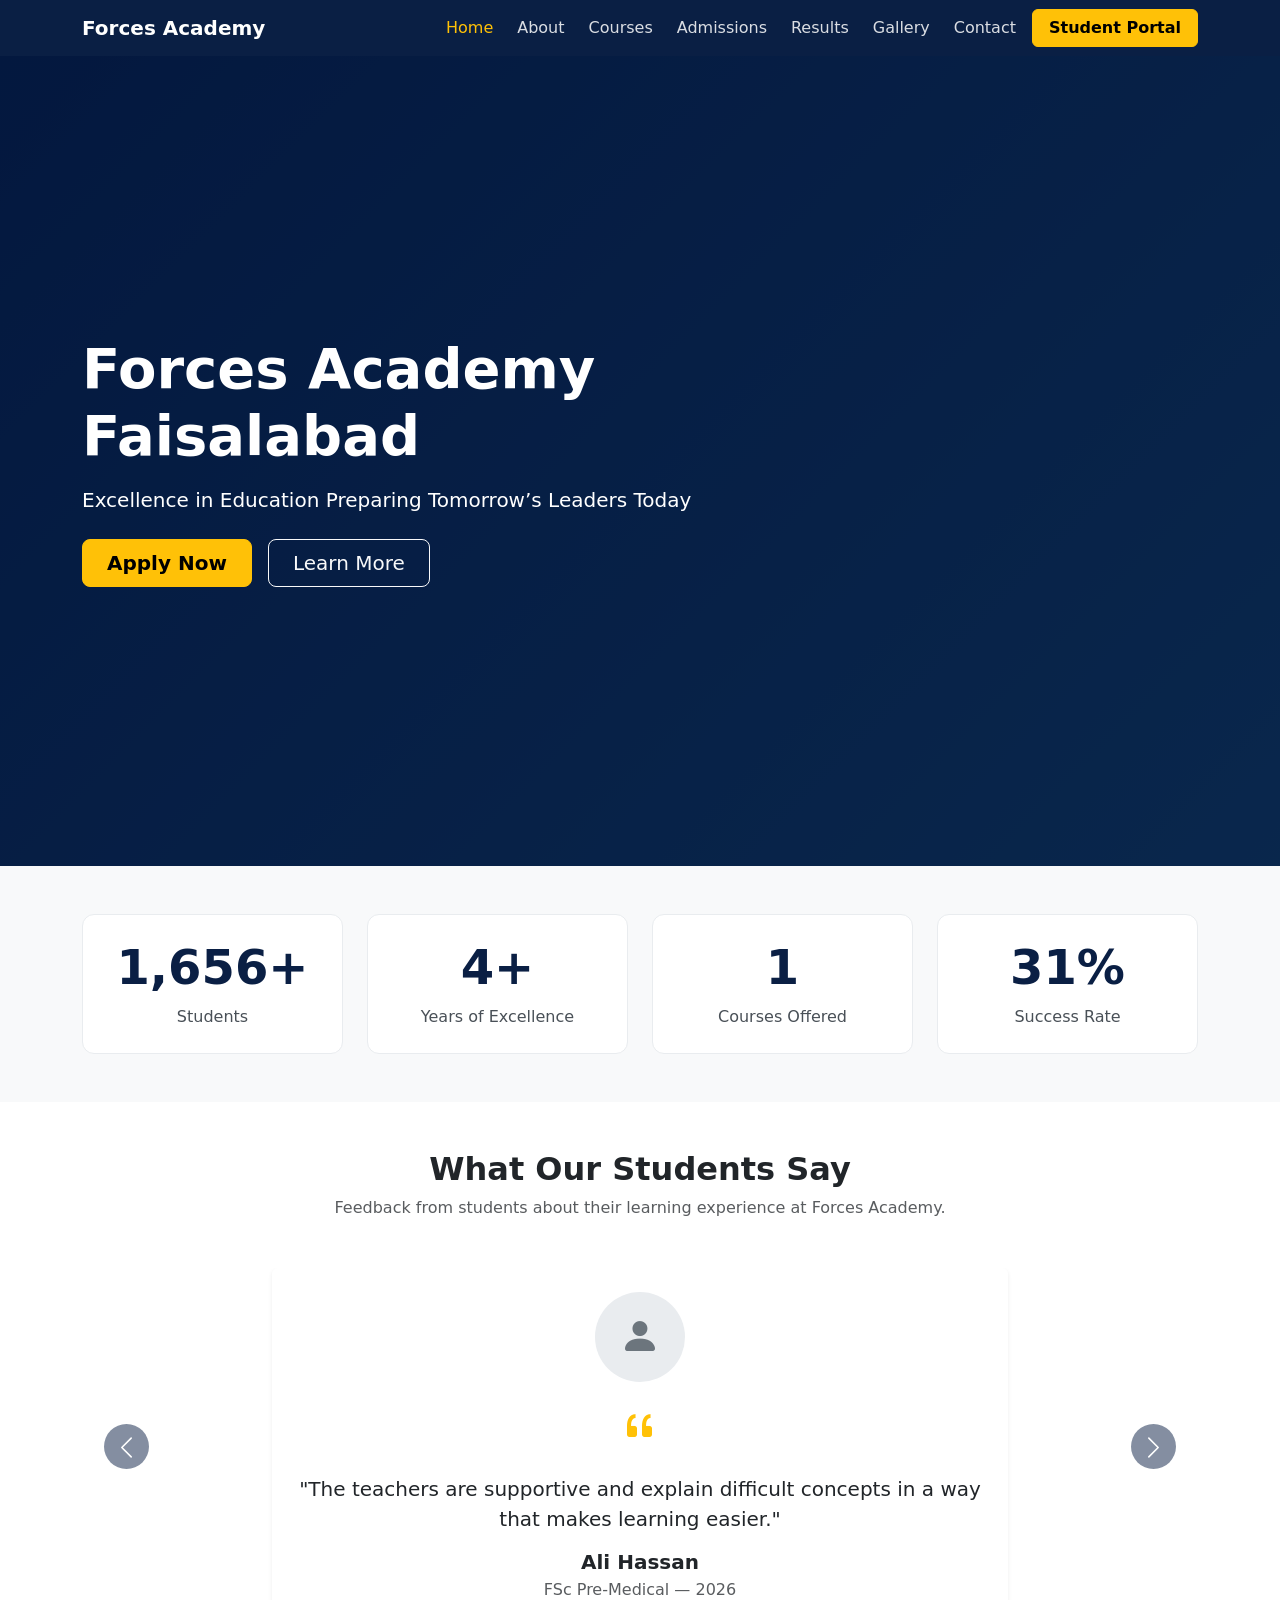
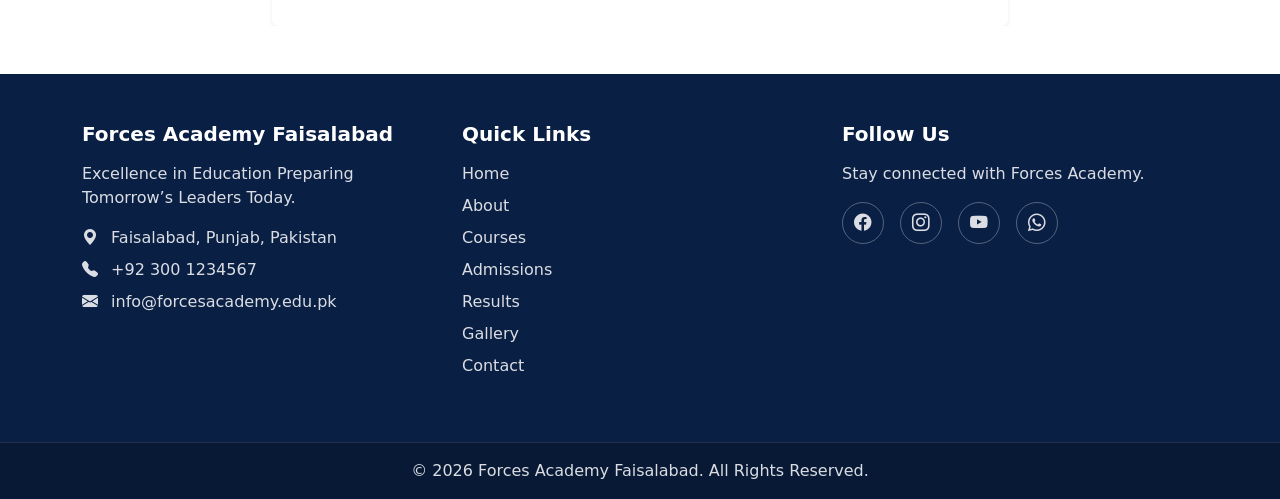
<file: index.html>
<!DOCTYPE html>
<html lang="en">

<head>
    <meta charset="UTF-8">
    <meta name="viewport" content="width=device-width, initial-scale=1.0">

    <title>Forces Academy Faisalabad</title>

    <!-- Bootstrap 5 CSS -->
    <link href="https://cdn.jsdelivr.net/npm/bootstrap@5.3.3/dist/css/bootstrap.min.css" rel="stylesheet">

    <!-- Bootstrap Icons -->
    <link rel="stylesheet" href="https://cdn.jsdelivr.net/npm/bootstrap-icons@1.11.3/font/bootstrap-icons.min.css">

    <!-- Custom CSS -->
    <link rel="stylesheet" href="css/style.css">
</head>

<body>

    <!-- Navigation Bar -->
    <nav class="navbar navbar-expand-lg sticky-top" id="mainNav">
        <div class="container">

            <!-- Logo -->
            <a class="navbar-brand fw-bold" href="index.html">
                Forces Academy
            </a>

            <!-- Hamburger Toggle -->
            <button class="navbar-toggler" type="button" data-bs-toggle="collapse" data-bs-target="#navMenu"
                aria-controls="navMenu" aria-expanded="false" aria-label="Toggle navigation">

                <span class="navbar-toggler-icon"></span>
            </button>

            <!-- Navigation Links -->
            <div class="collapse navbar-collapse" id="navMenu">

                <ul class="navbar-nav ms-auto align-items-lg-center gap-lg-2">

                    <li class="nav-item">
                        <a class="nav-link active" href="index.html">
                            Home
                        </a>
                    </li>

                    <li class="nav-item">
                        <a class="nav-link" href="about.html">
                            About
                        </a>
                    </li>

                    <li class="nav-item">
                        <a class="nav-link" href="courses.html">
                            Courses
                        </a>
                    </li>

                    <li class="nav-item">
                        <a class="nav-link" href="admissions.html">
                            Admissions
                        </a>
                    </li>

                    <li class="nav-item">
                        <a class="nav-link" href="results.html">
                            Results
                        </a>
                    </li>

                    <li class="nav-item">
                        <a class="nav-link" href="gallery.html">
                            Gallery
                        </a>
                    </li>

                    <li class="nav-item">
                        <a class="nav-link" href="contact.html">
                            Contact
                        </a>
                    </li>

                    <!-- Student Portal Button -->
                    <li class="nav-item">
                        <a class="btn btn-warning fw-semibold px-3" href="#">
                            Student Portal
                        </a>
                    </li>

                </ul>

            </div>
        </div>
    </nav>


    <!-- Hero Section -->
    <section id="hero">

        <div class="hero-overlay">

            <div class="container h-100">

                <div class="row h-100 align-items-center">

                    <div class="col-lg-8 text-white">

                        <h1 class="display-4 fw-bold mb-3">
                            Forces Academy Faisalabad
                        </h1>

                        <p class="lead mb-4">
                            Excellence in Education Preparing Tomorrow’s Leaders Today
                        </p>

                        <div class="d-flex flex-wrap gap-3">

                            <a href="admissions.html" class="btn btn-warning btn-lg fw-semibold px-4">
                                Apply Now
                            </a>

                            <a href="about.html" class="btn btn-outline-light btn-lg px-4">
                                Learn More
                            </a>

                        </div>

                    </div>

                </div>

            </div>

        </div>

    </section>


    <!-- STATS SECTION -->
    <section id="stats" class="py-5">

        <div class="container">

            <div class="row g-4 text-center">

                <!-- Students -->
                <div class="col-6 col-lg-3">

                    <div class="stats-card h-100 p-4">

                        <h2 class="display-5 fw-bold">
                            <span class="counter" data-target="5000">0</span>+
                        </h2>

                        <p class="mb-0">
                            Students
                        </p>

                    </div>

                </div>


                <!-- Years -->
                <div class="col-6 col-lg-3">

                    <div class="stats-card h-100 p-4">

                        <h2 class="display-5 fw-bold">
                            <span class="counter" data-target="15">0</span>+
                        </h2>

                        <p class="mb-0">
                            Years of Excellence
                        </p>

                    </div>

                </div>


                <!-- Courses -->
                <div class="col-6 col-lg-3">

                    <div class="stats-card h-100 p-4">

                        <h2 class="display-5 fw-bold">
                            <span class="counter" data-target="6">0</span>
                        </h2>

                        <p class="mb-0">
                            Courses Offered
                        </p>

                    </div>

                </div>


                <!-- Success Rate -->
                <div class="col-6 col-lg-3">

                    <div class="stats-card h-100 p-4">

                        <h2 class="display-5 fw-bold">
                            <span class="counter" data-target="95">0</span>%
                        </h2>

                        <p class="mb-0">
                            Success Rate
                        </p>

                    </div>

                </div>

            </div>

        </div>

    </section>


    <!-- TESTIMONIALS SECTION -->
    <section id="testimonials" class="py-5">

        <div class="container">

            <div class="text-center mb-5">

                <h2 class="fw-bold">
                    What Our Students Say
                </h2>

                <p class="text-muted">
                    Feedback from students about their learning experience at Forces Academy.
                </p>

            </div>


            <!-- Testimonials Carousel -->
            <div id="testimonialCarousel" class="carousel slide" data-bs-ride="carousel" data-bs-interval="4000"
                data-bs-pause="false">

                <div class="carousel-inner">


                    <!-- Testimonial 1 -->
                    <div class="carousel-item active">

                        <div class="row justify-content-center">

                            <div class="col-lg-8">

                                <div class="card border-0 shadow-sm text-center p-4">

                                    <!-- Placeholder Avatar -->
                                    <div class="testimonial-avatar mx-auto mb-3">
                                        <i class="bi bi-person-fill"></i>
                                    </div>

                                    <div class="mb-3">
                                        <i class="bi bi-quote fs-1 text-warning"></i>
                                    </div>

                                    <p class="lead">
                                        "The teachers are supportive and explain difficult concepts
                                        in a way that makes learning easier."
                                    </p>

                                    <h5 class="fw-bold mb-1">
                                        Ali Hassan
                                    </h5>

                                    <p class="text-muted mb-0">
                                        FSc Pre-Medical — 2026
                                    </p>

                                </div>

                            </div>

                        </div>

                    </div>


                    <!-- Testimonial 2 -->
                    <div class="carousel-item">

                        <div class="row justify-content-center">

                            <div class="col-lg-8">

                                <div class="card border-0 shadow-sm text-center p-4">

                                    <!-- Placeholder Avatar -->
                                    <div class="testimonial-avatar mx-auto mb-3">
                                        <i class="bi bi-person-fill"></i>
                                    </div>

                                    <div class="mb-3">
                                        <i class="bi bi-quote fs-1 text-warning"></i>
                                    </div>

                                    <p class="lead">
                                        "The academic environment helped me stay focused and
                                        prepared me well for my examinations."
                                    </p>

                                    <h5 class="fw-bold mb-1">
                                        Ahmed Raza
                                    </h5>

                                    <p class="text-muted mb-0">
                                        FSc Pre-Engineering — 2026
                                    </p>

                                </div>

                            </div>

                        </div>

                    </div>


                    <!-- Testimonial 3 -->
                    <div class="carousel-item">

                        <div class="row justify-content-center">

                            <div class="col-lg-8">

                                <div class="card border-0 shadow-sm text-center p-4">

                                    <!-- Placeholder Avatar -->
                                    <div class="testimonial-avatar mx-auto mb-3">
                                        <i class="bi bi-person-fill"></i>
                                    </div>

                                    <div class="mb-3">
                                        <i class="bi bi-quote fs-1 text-warning"></i>
                                    </div>

                                    <p class="lead">
                                        "The faculty members are approachable and always encourage
                                        students to improve their performance."
                                    </p>

                                    <h5 class="fw-bold mb-1">
                                        Fatima Noor
                                    </h5>

                                    <p class="text-muted mb-0">
                                        ICS Computer Science — 2026
                                    </p>

                                </div>

                            </div>

                        </div>

                    </div>


                    <!-- Testimonial 4 -->
                    <div class="carousel-item">

                        <div class="row justify-content-center">

                            <div class="col-lg-8">

                                <div class="card border-0 shadow-sm text-center p-4">

                                    <!-- Placeholder Avatar -->
                                    <div class="testimonial-avatar mx-auto mb-3">
                                        <i class="bi bi-person-fill"></i>
                                    </div>

                                    <div class="mb-3">
                                        <i class="bi bi-quote fs-1 text-warning"></i>
                                    </div>

                                    <p class="lead">
                                        "Regular practice and guidance helped me become more
                                        confident in my academic preparation."
                                    </p>

                                    <h5 class="fw-bold mb-1">
                                        Usman Tariq
                                    </h5>

                                    <p class="text-muted mb-0">
                                        Matric Science — 2026
                                    </p>

                                </div>

                            </div>

                        </div>

                    </div>


                </div>


                <!-- Previous Button -->
                <button class="carousel-control-prev" type="button" data-bs-target="#testimonialCarousel"
                    data-bs-slide="prev">

                    <span class="carousel-control-prev-icon"></span>

                    <span class="visually-hidden">
                        Previous
                    </span>

                </button>


                <!-- Next Button -->
                <button class="carousel-control-next" type="button" data-bs-target="#testimonialCarousel"
                    data-bs-slide="next">

                    <span class="carousel-control-next-icon"></span>

                    <span class="visually-hidden">
                        Next
                    </span>

                </button>

            </div>

        </div>

    </section>


    <!-- Footer -->
    <footer id="mainFooter">

        <div class="container py-5">

            <div class="row g-4">

                <!-- Academy Information -->
                <div class="col-lg-4 col-md-6">

                    <h5 class="fw-bold mb-3">
                        Forces Academy Faisalabad
                    </h5>

                    <p class="mb-3">
                        Excellence in Education Preparing Tomorrow’s Leaders Today.
                    </p>

                    <p class="mb-2">
                        <i class="bi bi-geo-alt-fill me-2"></i>
                        Faisalabad, Punjab, Pakistan
                    </p>

                    <p class="mb-2">
                        <i class="bi bi-telephone-fill me-2"></i>
                        +92 300 1234567
                    </p>

                    <p class="mb-0">
                        <i class="bi bi-envelope-fill me-2"></i>
                        info@forcesacademy.edu.pk
                    </p>

                </div>


                <!-- Quick Links -->
                <div class="col-lg-4 col-md-6">

                    <h5 class="fw-bold mb-3">
                        Quick Links
                    </h5>

                    <ul class="list-unstyled">

                        <li class="mb-2">
                            <a href="index.html">
                                Home
                            </a>
                        </li>

                        <li class="mb-2">
                            <a href="about.html">
                                About
                            </a>
                        </li>

                        <li class="mb-2">
                            <a href="courses.html">
                                Courses
                            </a>
                        </li>

                        <li class="mb-2">
                            <a href="admissions.html">
                                Admissions
                            </a>
                        </li>

                        <li class="mb-2">
                            <a href="results.html">
                                Results
                            </a>
                        </li>

                        <li class="mb-2">
                            <a href="gallery.html">
                                Gallery
                            </a>
                        </li>

                        <li>
                            <a href="contact.html">
                                Contact
                            </a>
                        </li>

                    </ul>

                </div>


                <!-- Social Media -->
                <div class="col-lg-4 col-md-6">

                    <h5 class="fw-bold mb-3">
                        Follow Us
                    </h5>

                    <p>
                        Stay connected with Forces Academy.
                    </p>

                    <div class="d-flex gap-3">

                        <a href="#" class="social-link" aria-label="Facebook">
                            <i class="bi bi-facebook"></i>
                        </a>

                        <a href="#" class="social-link" aria-label="Instagram">
                            <i class="bi bi-instagram"></i>
                        </a>

                        <a href="#" class="social-link" aria-label="YouTube">
                            <i class="bi bi-youtube"></i>
                        </a>

                        <a href="#" class="social-link" aria-label="WhatsApp">
                            <i class="bi bi-whatsapp"></i>
                        </a>

                    </div>

                </div>

            </div>

        </div>


        <!-- Copyright -->
        <div class="footer-bottom">

            <div class="container text-center py-3">

                <p class="mb-0">
                    &copy; 2026 Forces Academy Faisalabad. All Rights Reserved.
                </p>

            </div>

        </div>

    </footer>

    <!-- BACK TO TOP BUTTON -->
    <button id="backToTop" type="button" class="btn btn-warning">
        <i class="bi bi-arrow-up"></i>
        <span class="visually-hidden">Back to top</span>
    </button>

    <!-- Bootstrap 5 JavaScript -->
    <script src="https://cdn.jsdelivr.net/npm/bootstrap@5.3.3/dist/js/bootstrap.bundle.min.js"></script>

    <!-- Custom JavaScript -->
    <script src="js/main.js"></script>

</body>

</html>
</file>
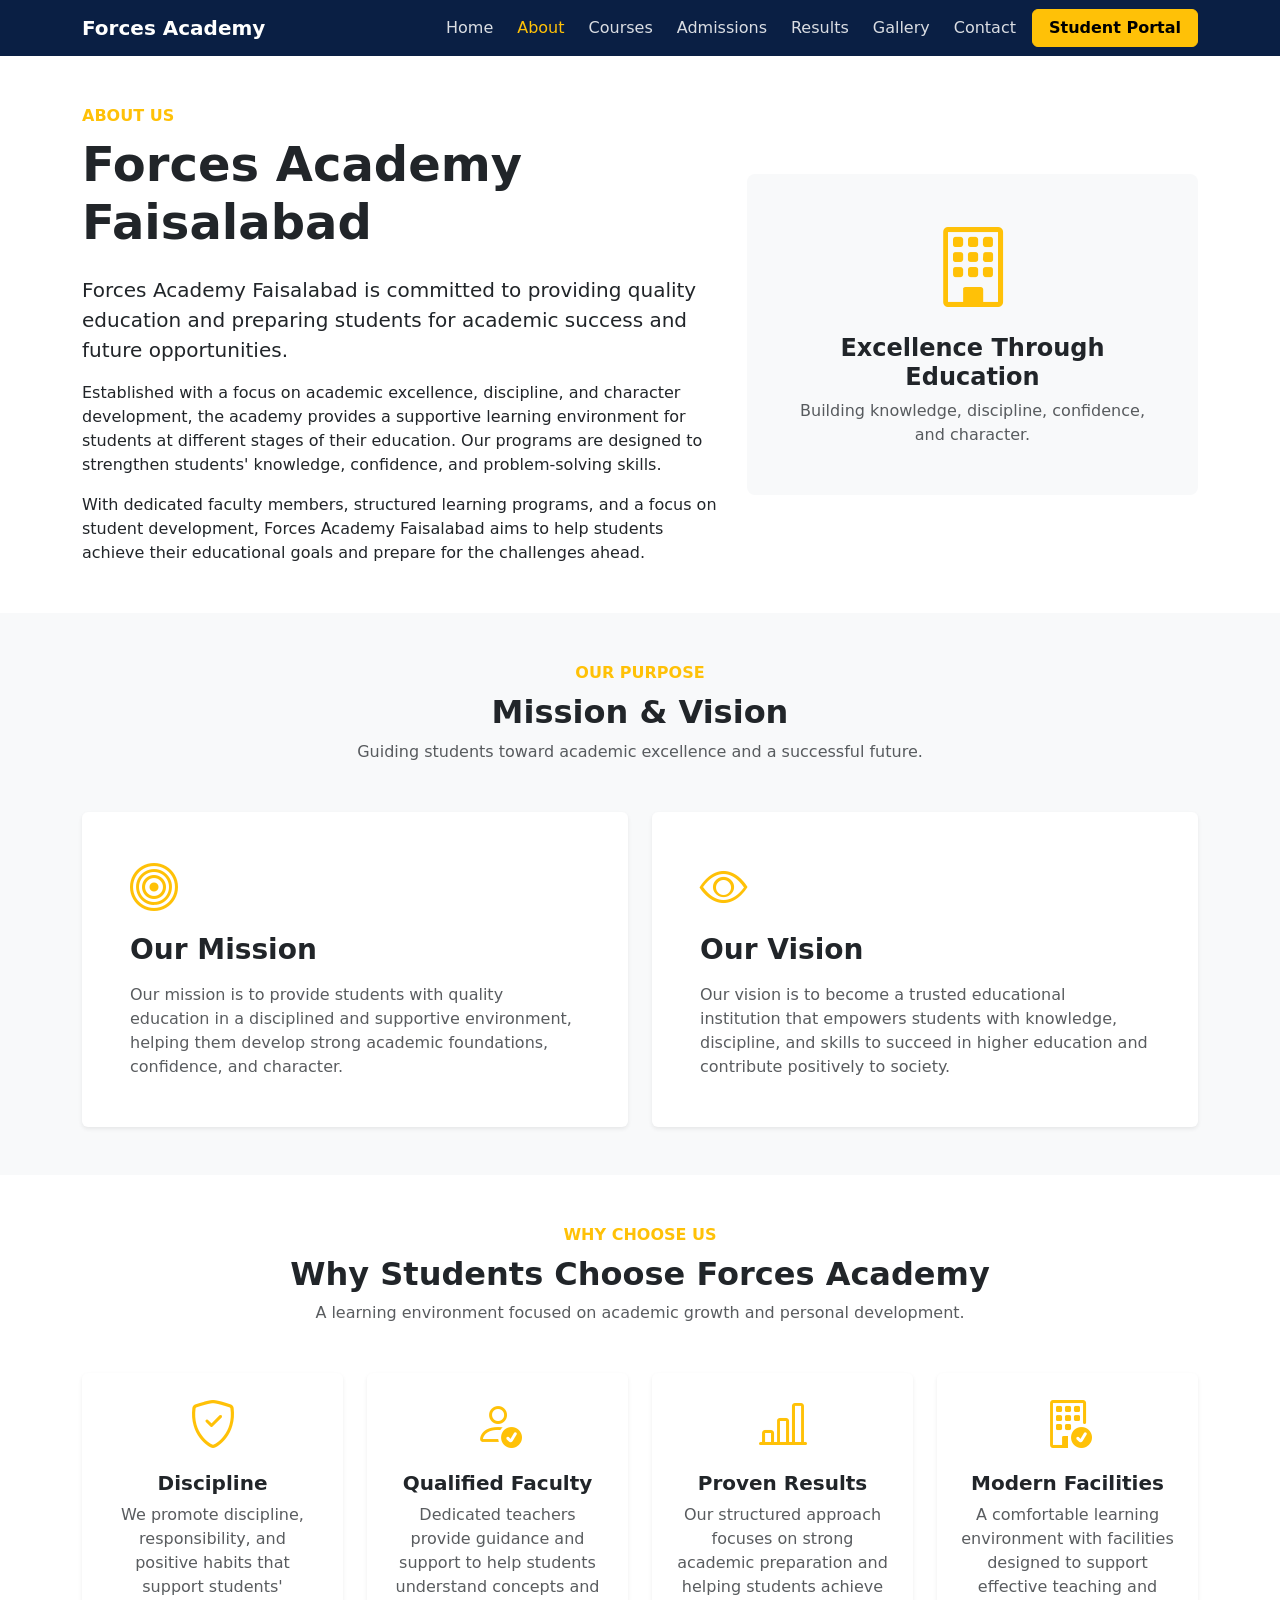
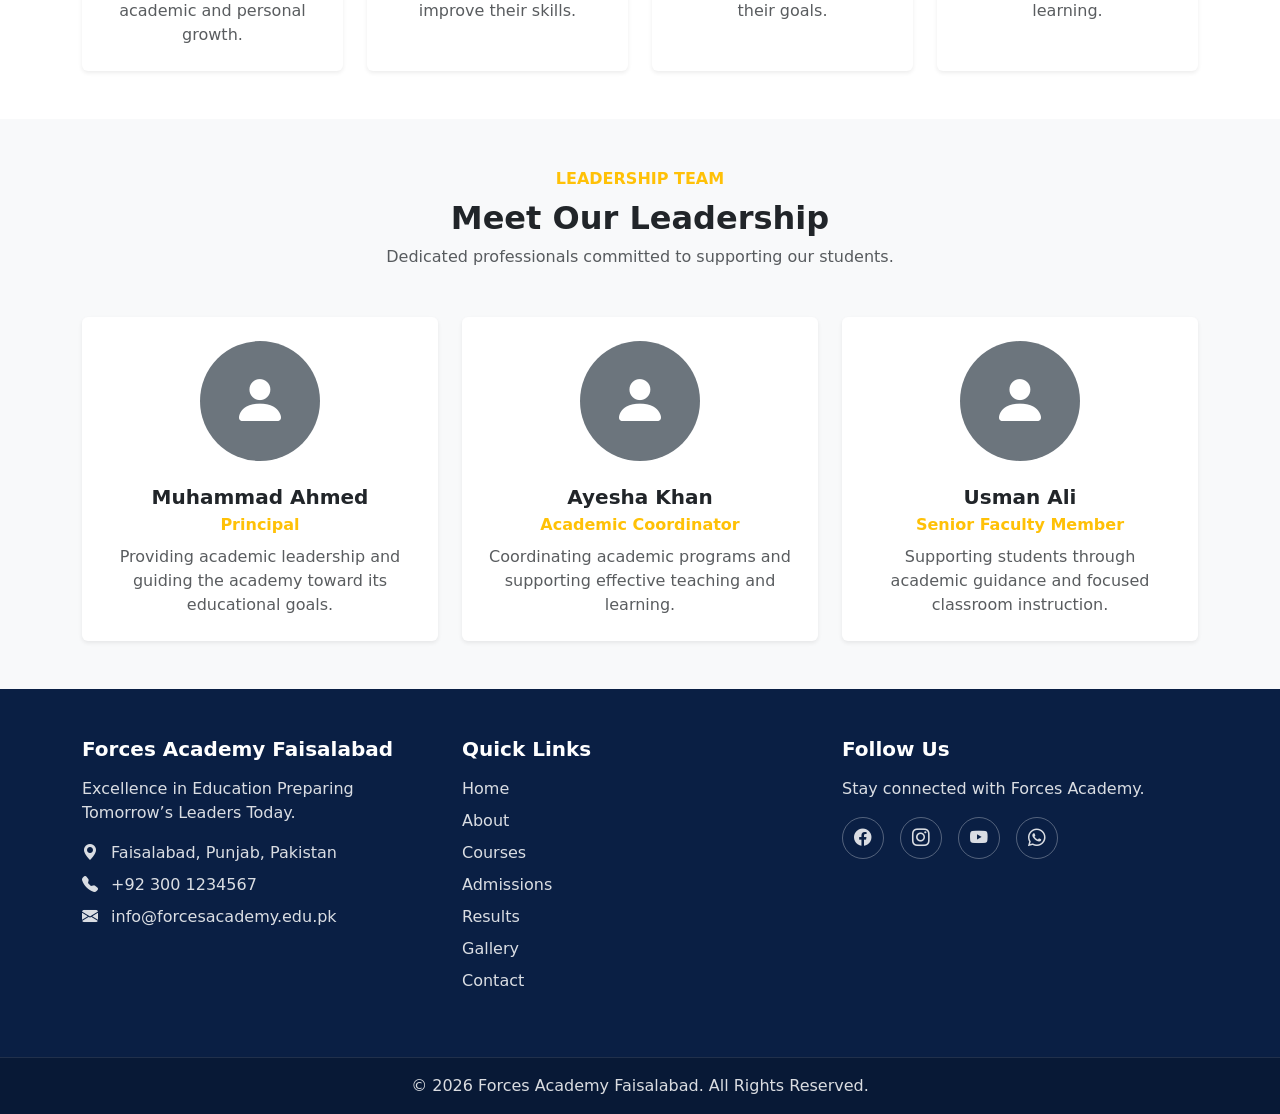
<file: about.html>
<!DOCTYPE html>
<html lang="en">

<head>
    <meta charset="UTF-8">
    <meta name="viewport" content="width=device-width, initial-scale=1.0">

    <title>About - Forces Academy</title>

    <!-- Bootstrap 5 CSS -->
    <link href="https://cdn.jsdelivr.net/npm/bootstrap@5.3.3/dist/css/bootstrap.min.css" rel="stylesheet">

    <!-- Bootstrap Icons -->
    <link rel="stylesheet" href="https://cdn.jsdelivr.net/npm/bootstrap-icons@1.11.3/font/bootstrap-icons.min.css">

    <!-- Custom CSS -->
    <link rel="stylesheet" href="css/style.css">
</head>

<body>

    <!-- Navigation Bar -->
    <nav class="navbar navbar-expand-lg sticky-top" id="mainNav">
        <div class="container">

            <!-- Logo -->
            <a class="navbar-brand fw-bold" href="index.html">
                Forces Academy
            </a>

            <!-- Hamburger Toggle -->
            <button class="navbar-toggler" type="button" data-bs-toggle="collapse" data-bs-target="#navMenu"
                aria-controls="navMenu" aria-expanded="false" aria-label="Toggle navigation">

                <span class="navbar-toggler-icon"></span>
            </button>

            <!-- Navigation Links -->
            <div class="collapse navbar-collapse" id="navMenu">

                <ul class="navbar-nav ms-auto align-items-lg-center gap-lg-2">

                    <li class="nav-item">
                        <a class="nav-link" href="index.html">
                            Home
                        </a>
                    </li>

                    <li class="nav-item">
                        <a class="nav-link active" href="about.html">
                            About
                        </a>
                    </li>

                    <li class="nav-item">
                        <a class="nav-link" href="courses.html">
                            Courses
                        </a>
                    </li>

                    <li class="nav-item">
                        <a class="nav-link" href="admissions.html">
                            Admissions
                        </a>
                    </li>

                    <li class="nav-item">
                        <a class="nav-link" href="results.html">
                            Results
                        </a>
                    </li>

                    <li class="nav-item">
                        <a class="nav-link" href="gallery.html">
                            Gallery
                        </a>
                    </li>

                    <li class="nav-item">
                        <a class="nav-link" href="contact.html">
                            Contact
                        </a>
                    </li>

                    <!-- Student Portal Button -->
                    <li class="nav-item">
                        <a class="btn btn-warning fw-semibold px-3" href="#">
                            Student Portal
                        </a>
                    </li>

                </ul>

            </div>
        </div>
    </nav>


    <!-- About Page Content -->

    <section class="py-5">

        <div class="container">

            <div class="row align-items-center g-4">

                <div class="col-lg-7">

                    <span class="text-warning fw-semibold text-uppercase">
                        About Us
                    </span>

                    <h1 class="display-5 fw-bold mt-2 mb-4">
                        Forces Academy Faisalabad
                    </h1>

                    <p class="lead">
                        Forces Academy Faisalabad is committed to providing quality
                        education and preparing students for academic success and
                        future opportunities.
                    </p>

                    <p>
                        Established with a focus on academic excellence, discipline,
                        and character development, the academy provides a supportive
                        learning environment for students at different stages of
                        their education. Our programs are designed to strengthen
                        students' knowledge, confidence, and problem-solving skills.
                    </p>

                    <p class="mb-0">
                        With dedicated faculty members, structured learning programs,
                        and a focus on student development, Forces Academy Faisalabad
                        aims to help students achieve their educational goals and
                        prepare for the challenges ahead.
                    </p>

                </div>

                <div class="col-lg-5">

                    <div class="p-5 bg-light rounded-3 text-center">

                        <div class="display-1 text-warning mb-3">
                            <i class="bi bi-building"></i>
                        </div>

                        <h4 class="fw-bold">
                            Excellence Through Education
                        </h4>

                        <p class="mb-0 text-muted">
                            Building knowledge, discipline, confidence, and character.
                        </p>

                    </div>

                </div>

            </div>

        </div>

    </section>

    <!-- Mission & Vision -->

    <section class="py-5 bg-light">

        <div class="container">

            <div class="text-center mb-5">

                <span class="text-warning fw-semibold text-uppercase">
                    Our Purpose
                </span>

                <h2 class="fw-bold mt-2">
                    Mission & Vision
                </h2>

                <p class="text-muted mb-0">
                    Guiding students toward academic excellence and a successful future.
                </p>

            </div>


            <div class="row g-4">

                <!-- Mission -->
                <div class="col-md-6">

                    <div class="card h-100 border-0 shadow-sm">

                        <div class="card-body p-4 p-lg-5">

                            <div class="display-5 text-warning mb-3">
                                <i class="bi bi-bullseye"></i>
                            </div>

                            <h3 class="fw-bold mb-3">
                                Our Mission
                            </h3>

                            <p class="text-muted mb-0">
                                Our mission is to provide students with quality
                                education in a disciplined and supportive environment,
                                helping them develop strong academic foundations,
                                confidence, and character.
                            </p>

                        </div>

                    </div>

                </div>


                <!-- Vision -->
                <div class="col-md-6">

                    <div class="card h-100 border-0 shadow-sm">

                        <div class="card-body p-4 p-lg-5">

                            <div class="display-5 text-warning mb-3">
                                <i class="bi bi-eye"></i>
                            </div>

                            <h3 class="fw-bold mb-3">
                                Our Vision
                            </h3>

                            <p class="text-muted mb-0">
                                Our vision is to become a trusted educational
                                institution that empowers students with knowledge,
                                discipline, and skills to succeed in higher education
                                and contribute positively to society.
                            </p>

                        </div>

                    </div>

                </div>

            </div>

        </div>

    </section>

    <!-- Why Choose Us -->

    <section class="py-5">

        <div class="container">

            <div class="text-center mb-5">

                <span class="text-warning fw-semibold text-uppercase">
                    Why Choose Us
                </span>

                <h2 class="fw-bold mt-2">
                    Why Students Choose Forces Academy
                </h2>

                <p class="text-muted mb-0">
                    A learning environment focused on academic growth and personal development.
                </p>

            </div>


            <div class="row g-4">

                <!-- Discipline -->
                <div class="col-md-6 col-lg-3">

                    <div class="card h-100 border-0 shadow-sm text-center">

                        <div class="card-body p-4">

                            <div class="display-5 text-warning mb-3">
                                <i class="bi bi-shield-check"></i>
                            </div>

                            <h5 class="fw-bold">
                                Discipline
                            </h5>

                            <p class="text-muted mb-0">
                                We promote discipline, responsibility, and positive
                                habits that support students' academic and personal growth.
                            </p>

                        </div>

                    </div>

                </div>


                <!-- Qualified Faculty -->
                <div class="col-md-6 col-lg-3">

                    <div class="card h-100 border-0 shadow-sm text-center">

                        <div class="card-body p-4">

                            <div class="display-5 text-warning mb-3">
                                <i class="bi bi-person-check"></i>
                            </div>

                            <h5 class="fw-bold">
                                Qualified Faculty
                            </h5>

                            <p class="text-muted mb-0">
                                Dedicated teachers provide guidance and support
                                to help students understand concepts and improve their skills.
                            </p>

                        </div>

                    </div>

                </div>


                <!-- Proven Results -->
                <div class="col-md-6 col-lg-3">

                    <div class="card h-100 border-0 shadow-sm text-center">

                        <div class="card-body p-4">

                            <div class="display-5 text-warning mb-3">
                                <i class="bi bi-bar-chart-line"></i>
                            </div>

                            <h5 class="fw-bold">
                                Proven Results
                            </h5>

                            <p class="text-muted mb-0">
                                Our structured approach focuses on strong academic
                                preparation and helping students achieve their goals.
                            </p>

                        </div>

                    </div>

                </div>


                <!-- Modern Facilities -->
                <div class="col-md-6 col-lg-3">

                    <div class="card h-100 border-0 shadow-sm text-center">

                        <div class="card-body p-4">

                            <div class="display-5 text-warning mb-3">
                                <i class="bi bi-building-check"></i>
                            </div>

                            <h5 class="fw-bold">
                                Modern Facilities
                            </h5>

                            <p class="text-muted mb-0">
                                A comfortable learning environment with facilities
                                designed to support effective teaching and learning.
                            </p>

                        </div>

                    </div>

                </div>

            </div>

        </div>

    </section>

    <!-- Leadership Team -->

    <section class="py-5 bg-light">

        <div class="container">

            <div class="text-center mb-5">

                <span class="text-warning fw-semibold text-uppercase">
                    Leadership Team
                </span>

                <h2 class="fw-bold mt-2">
                    Meet Our Leadership
                </h2>

                <p class="text-muted mb-0">
                    Dedicated professionals committed to supporting our students.
                </p>

            </div>


            <div class="row g-4 justify-content-center">

                <!-- Team Member 1 -->
                <div class="col-md-6 col-lg-4">

                    <div class="card h-100 border-0 shadow-sm text-center">

                        <div class="card-body p-4">

                            <div class="mb-4">

                                <div class="bg-secondary rounded-circle mx-auto d-flex align-items-center justify-content-center"
                                    style="width: 120px; height: 120px;">

                                    <i class="bi bi-person-fill text-white display-4"></i>

                                </div>

                            </div>

                            <h5 class="fw-bold mb-1">
                                Muhammad Ahmed
                            </h5>

                            <p class="text-warning fw-semibold mb-2">
                                Principal
                            </p>

                            <p class="text-muted mb-0">
                                Providing academic leadership and guiding the academy
                                toward its educational goals.
                            </p>

                        </div>

                    </div>

                </div>


                <!-- Team Member 2 -->
                <div class="col-md-6 col-lg-4">

                    <div class="card h-100 border-0 shadow-sm text-center">

                        <div class="card-body p-4">

                            <div class="mb-4">

                                <div class="bg-secondary rounded-circle mx-auto d-flex align-items-center justify-content-center"
                                    style="width: 120px; height: 120px;">

                                    <i class="bi bi-person-fill text-white display-4"></i>

                                </div>

                            </div>

                            <h5 class="fw-bold mb-1">
                                Ayesha Khan
                            </h5>

                            <p class="text-warning fw-semibold mb-2">
                                Academic Coordinator
                            </p>

                            <p class="text-muted mb-0">
                                Coordinating academic programs and supporting effective
                                teaching and learning.
                            </p>

                        </div>

                    </div>

                </div>


                <!-- Team Member 3 -->
                <div class="col-md-6 col-lg-4">

                    <div class="card h-100 border-0 shadow-sm text-center">

                        <div class="card-body p-4">

                            <div class="mb-4">

                                <div class="bg-secondary rounded-circle mx-auto d-flex align-items-center justify-content-center"
                                    style="width: 120px; height: 120px;">

                                    <i class="bi bi-person-fill text-white display-4"></i>

                                </div>

                            </div>

                            <h5 class="fw-bold mb-1">
                                Usman Ali
                            </h5>

                            <p class="text-warning fw-semibold mb-2">
                                Senior Faculty Member
                            </p>

                            <p class="text-muted mb-0">
                                Supporting students through academic guidance and
                                focused classroom instruction.
                            </p>

                        </div>

                    </div>

                </div>

            </div>

        </div>

    </section>


    <!-- Footer -->
    <footer id="mainFooter">

        <div class="container py-5">

            <div class="row g-4">

                <!-- Academy Information -->
                <div class="col-lg-4 col-md-6">

                    <h5 class="fw-bold mb-3">
                        Forces Academy Faisalabad
                    </h5>

                    <p class="mb-3">
                        Excellence in Education Preparing Tomorrow’s Leaders Today.
                    </p>

                    <p class="mb-2">
                        <i class="bi bi-geo-alt-fill me-2"></i>
                        Faisalabad, Punjab, Pakistan
                    </p>

                    <p class="mb-2">
                        <i class="bi bi-telephone-fill me-2"></i>
                        +92 300 1234567
                    </p>

                    <p class="mb-0">
                        <i class="bi bi-envelope-fill me-2"></i>
                        info@forcesacademy.edu.pk
                    </p>

                </div>


                <!-- Quick Links -->
                <div class="col-lg-4 col-md-6">

                    <h5 class="fw-bold mb-3">
                        Quick Links
                    </h5>

                    <ul class="list-unstyled">

                        <li class="mb-2">
                            <a href="index.html">Home</a>
                        </li>

                        <li class="mb-2">
                            <a href="about.html">About</a>
                        </li>

                        <li class="mb-2">
                            <a href="courses.html">Courses</a>
                        </li>

                        <li class="mb-2">
                            <a href="admissions.html">Admissions</a>
                        </li>

                        <li class="mb-2">
                            <a href="results.html">Results</a>
                        </li>

                        <li class="mb-2">
                            <a href="gallery.html">Gallery</a>
                        </li>

                        <li>
                            <a href="contact.html">Contact</a>
                        </li>

                    </ul>

                </div>


                <!-- Social Media -->
                <div class="col-lg-4 col-md-6">

                    <h5 class="fw-bold mb-3">
                        Follow Us
                    </h5>

                    <p>
                        Stay connected with Forces Academy.
                    </p>

                    <div class="d-flex gap-3">

                        <a href="#" class="social-link" aria-label="Facebook">
                            <i class="bi bi-facebook"></i>
                        </a>

                        <a href="#" class="social-link" aria-label="Instagram">
                            <i class="bi bi-instagram"></i>
                        </a>

                        <a href="#" class="social-link" aria-label="YouTube">
                            <i class="bi bi-youtube"></i>
                        </a>

                        <a href="#" class="social-link" aria-label="WhatsApp">
                            <i class="bi bi-whatsapp"></i>
                        </a>

                    </div>

                </div>

            </div>

        </div>


        <!-- Copyright -->
        <div class="footer-bottom">

            <div class="container text-center py-3">

                <p class="mb-0">
                    &copy; 2026 Forces Academy Faisalabad. All Rights Reserved.
                </p>

            </div>

        </div>

    </footer>


    <!-- Bootstrap 5 JavaScript -->
    <script src="https://cdn.jsdelivr.net/npm/bootstrap@5.3.3/dist/js/bootstrap.bundle.min.js"></script>

    <!-- Custom JavaScript -->
    <script src="js/main.js"></script>

</body>

</html>
</file>
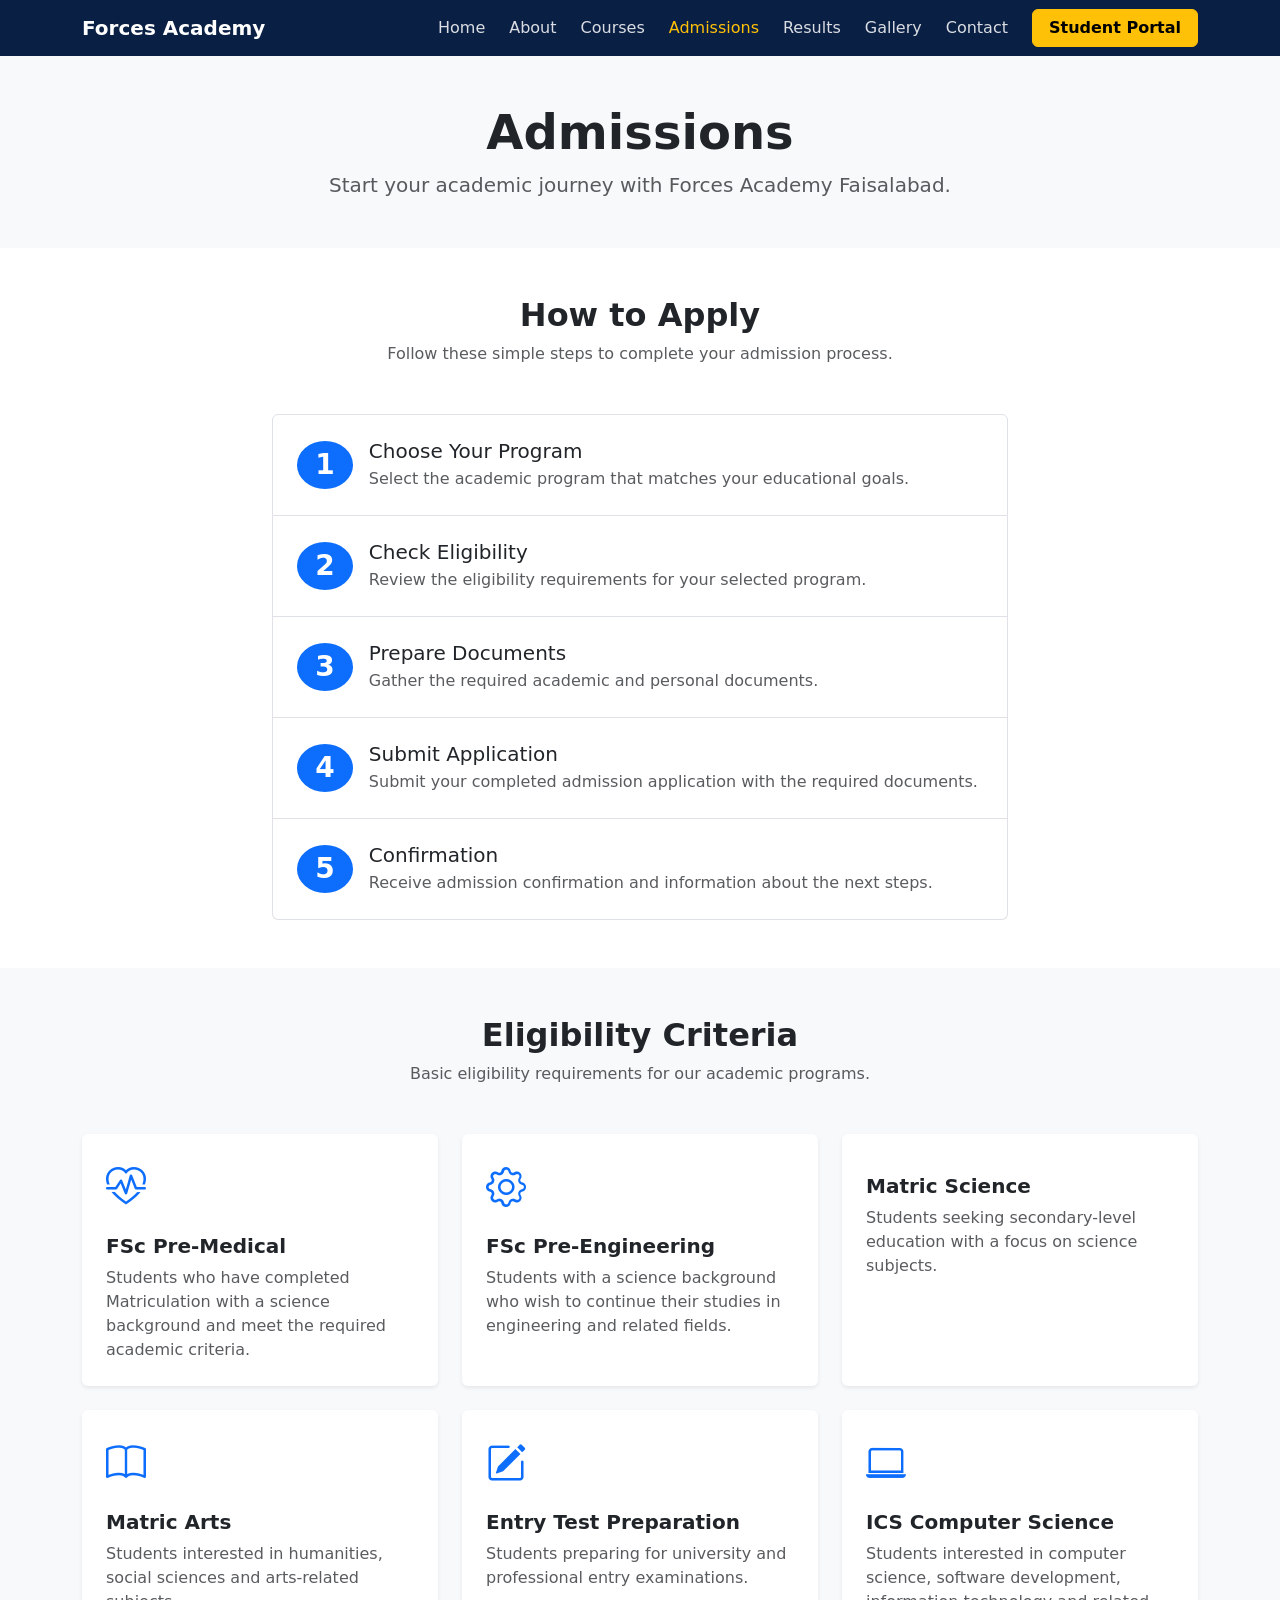
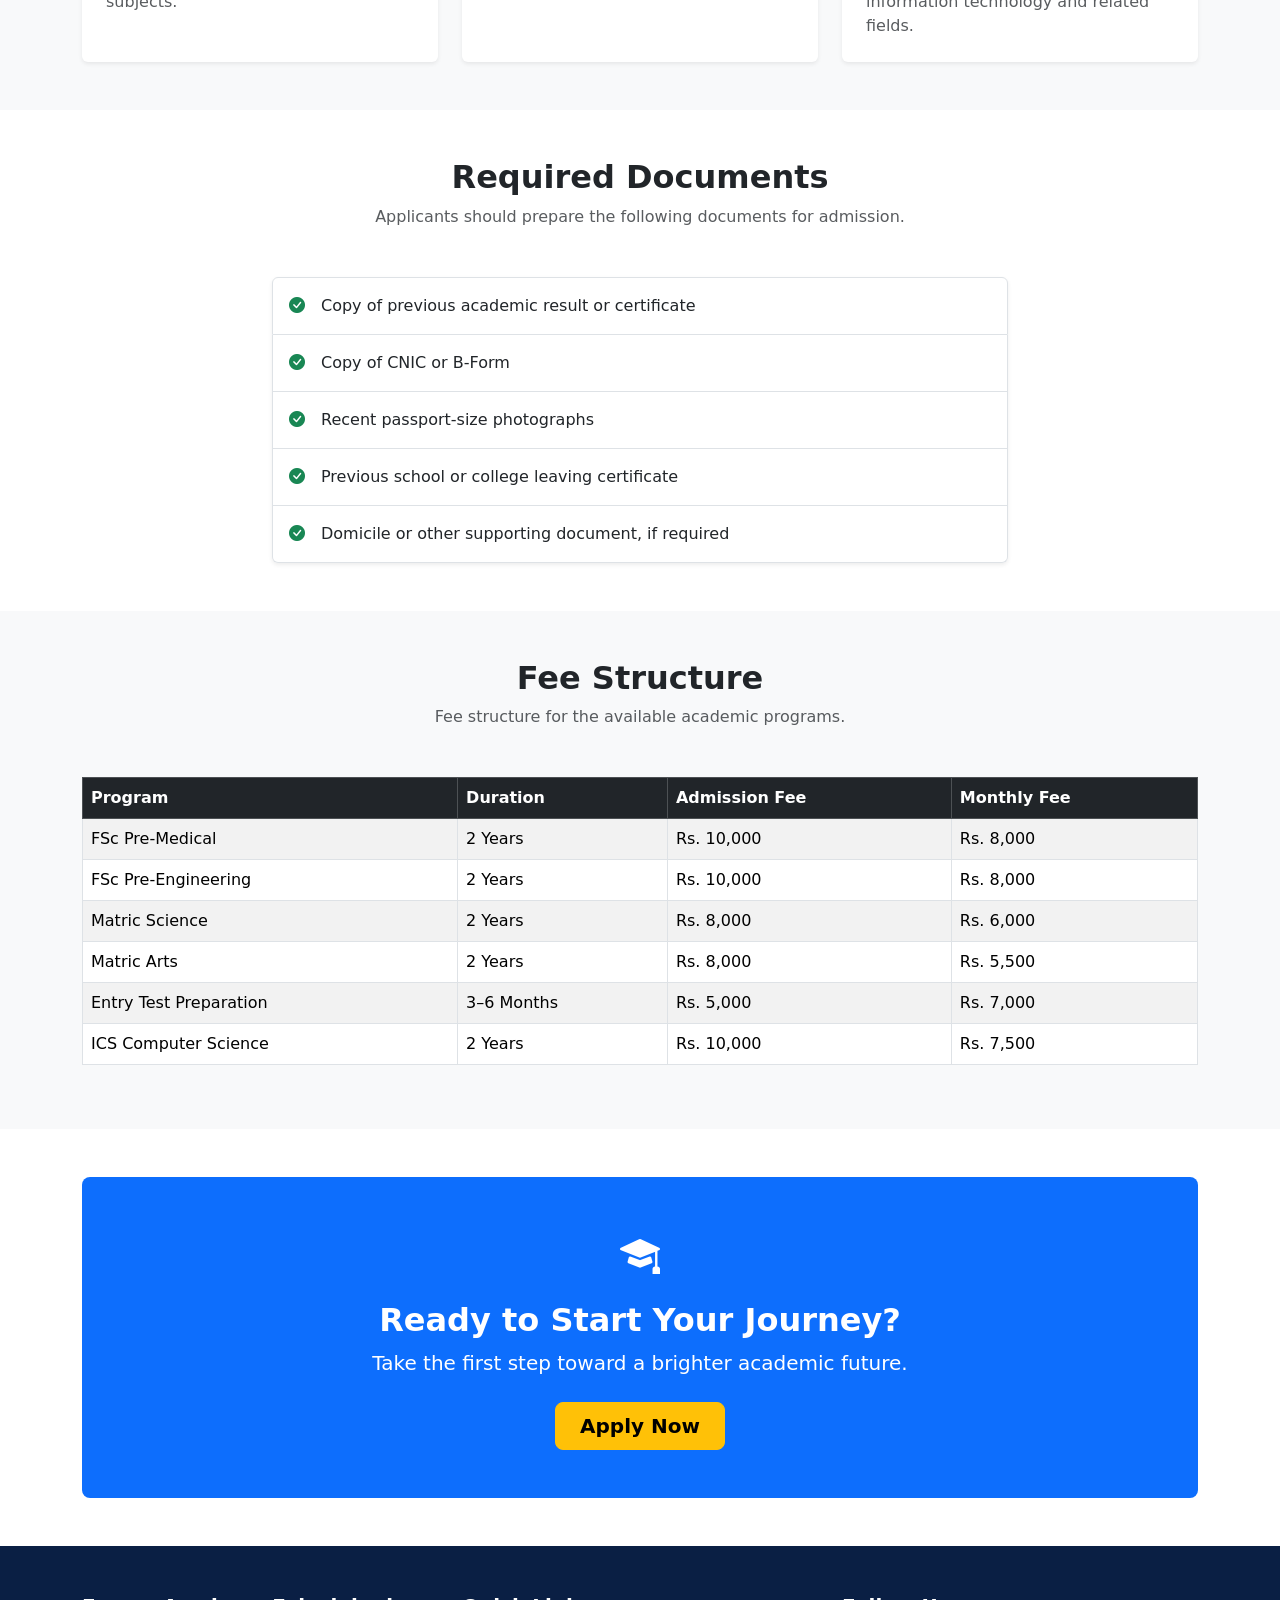
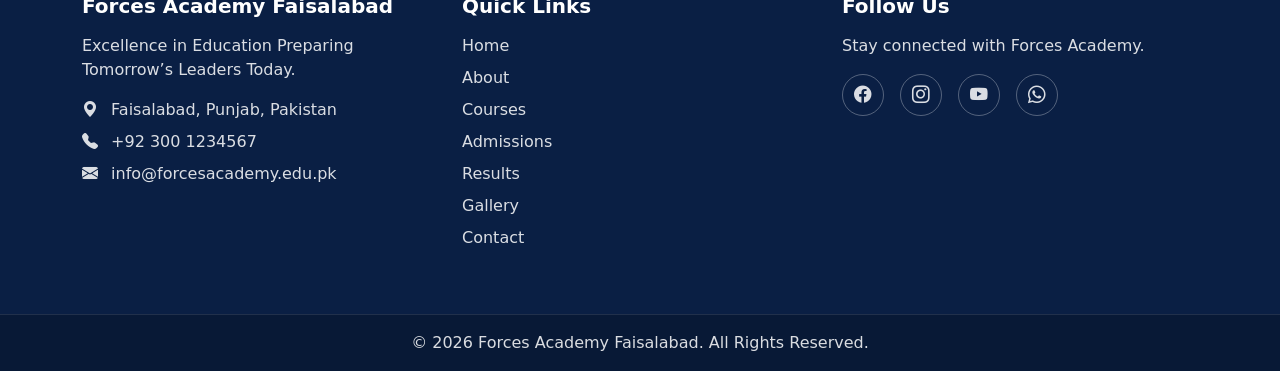
<file: admissions.html>
<!DOCTYPE html>
<html lang="en">

<head>
    <meta charset="UTF-8">
    <meta name="viewport" content="width=device-width, initial-scale=1.0">

    <title>Admissions | Forces Academy Faisalabad</title>

    <!-- Bootstrap 5.3.3 CSS -->
    <link href="https://cdn.jsdelivr.net/npm/bootstrap@5.3.3/dist/css/bootstrap.min.css" rel="stylesheet">

    <!-- Bootstrap Icons -->
    <link rel="stylesheet" href="https://cdn.jsdelivr.net/npm/bootstrap-icons@1.11.3/font/bootstrap-icons.min.css">

    <!-- Custom CSS -->
    <link rel="stylesheet" href="css/style.css">
</head>

<body>

    <!-- NAVIGATION BAR -->

    <nav class="navbar navbar-expand-lg sticky-top" id="mainNav">
        <div class="container">

            <a class="navbar-brand fw-bold" href="index.html">
                Forces Academy
            </a>

            <button class="navbar-toggler" type="button" data-bs-toggle="collapse" data-bs-target="#navMenu"
                aria-controls="navMenu" aria-expanded="false" aria-label="Toggle navigation">

                <span class="navbar-toggler-icon"></span>
            </button>

            <div class="collapse navbar-collapse" id="navMenu">

                <ul class="navbar-nav ms-auto align-items-lg-center gap-lg-2">

                    <li class="nav-item">
                        <a class="nav-link" href="index.html">Home</a>
                    </li>

                    <li class="nav-item">
                        <a class="nav-link" href="about.html">About</a>
                    </li>

                    <li class="nav-item">
                        <a class="nav-link" href="courses.html">Courses</a>
                    </li>

                    <li class="nav-item">
                        <a class="nav-link active" aria-current="page" href="admissions.html">
                            Admissions
                        </a>
                    </li>

                    <li class="nav-item">
                        <a class="nav-link" href="results.html">Results</a>
                    </li>

                    <li class="nav-item">
                        <a class="nav-link" href="gallery.html">Gallery</a>
                    </li>

                    <li class="nav-item">
                        <a class="nav-link" href="contact.html">Contact</a>
                    </li>

                    <li class="nav-item ms-lg-2">
                        <a class="btn btn-warning fw-semibold px-3" href="#">
                            Student Portal
                        </a>
                    </li>

                </ul>

            </div>
        </div>
    </nav>


    <!-- PAGE HEADER -->

    <section class="py-5 bg-light">
        <div class="container text-center">

            <h1 class="display-5 fw-bold">Admissions</h1>

            <p class="lead text-muted mb-0">
                Start your academic journey with Forces Academy Faisalabad.
            </p>

        </div>
    </section>


    <!-- HOW TO APPLY -->

    <section class="py-5">
        <div class="container">

            <div class="text-center mb-5">

                <h2 class="fw-bold">How to Apply</h2>

                <p class="text-muted">
                    Follow these simple steps to complete your admission process.
                </p>

            </div>

            <div class="row justify-content-center">

                <div class="col-lg-8">

                    <div class="list-group">

                        <div class="list-group-item p-4">
                            <div class="d-flex align-items-center">

                                <span class="badge bg-primary rounded-circle fs-3 me-3">
                                    1
                                </span>

                                <div>
                                    <h5 class="mb-1">Choose Your Program</h5>
                                    <p class="mb-0 text-muted">
                                        Select the academic program that matches your educational goals.
                                    </p>
                                </div>

                            </div>
                        </div>

                        <div class="list-group-item p-4">
                            <div class="d-flex align-items-center">

                                <span class="badge bg-primary rounded-circle fs-3 me-3">
                                    2
                                </span>

                                <div>
                                    <h5 class="mb-1">Check Eligibility</h5>
                                    <p class="mb-0 text-muted">
                                        Review the eligibility requirements for your selected program.
                                    </p>
                                </div>

                            </div>
                        </div>

                        <div class="list-group-item p-4">
                            <div class="d-flex align-items-center">

                                <span class="badge bg-primary rounded-circle fs-3 me-3">
                                    3
                                </span>

                                <div>
                                    <h5 class="mb-1">Prepare Documents</h5>
                                    <p class="mb-0 text-muted">
                                        Gather the required academic and personal documents.
                                    </p>
                                </div>

                            </div>
                        </div>

                        <div class="list-group-item p-4">
                            <div class="d-flex align-items-center">

                                <span class="badge bg-primary rounded-circle fs-3 me-3">
                                    4
                                </span>

                                <div>
                                    <h5 class="mb-1">Submit Application</h5>
                                    <p class="mb-0 text-muted">
                                        Submit your completed admission application with the required documents.
                                    </p>
                                </div>

                            </div>
                        </div>

                        <div class="list-group-item p-4">
                            <div class="d-flex align-items-center">

                                <span class="badge bg-primary rounded-circle fs-3 me-3">
                                    5
                                </span>

                                <div>
                                    <h5 class="mb-1">Confirmation</h5>
                                    <p class="mb-0 text-muted">
                                        Receive admission confirmation and information about the next steps.
                                    </p>
                                </div>

                            </div>
                        </div>

                    </div>

                </div>

            </div>

        </div>
    </section>


    <!-- ELIGIBILITY CRITERIA -->

    <section class="py-5 bg-light">
        <div class="container">

            <div class="text-center mb-5">

                <h2 class="fw-bold">Eligibility Criteria</h2>

                <p class="text-muted">
                    Basic eligibility requirements for our academic programs.
                </p>

            </div>

            <div class="row g-4">

                <div class="col-md-6 col-lg-4">

                    <div class="card h-100 border-0 shadow-sm">

                        <div class="card-body p-4">

                            <i class="bi bi-heart-pulse fs-1 text-primary"></i>

                            <h5 class="card-title fw-bold mt-3">
                                FSc Pre-Medical
                            </h5>

                            <p class="card-text text-muted">
                                Students who have completed Matriculation with a science background
                                and meet the required academic criteria.
                            </p>

                        </div>

                    </div>

                </div>


                <div class="col-md-6 col-lg-4">

                    <div class="card h-100 border-0 shadow-sm">

                        <div class="card-body p-4">

                            <i class="bi bi-gear fs-1 text-primary"></i>

                            <h5 class="card-title fw-bold mt-3">
                                FSc Pre-Engineering
                            </h5>

                            <p class="card-text text-muted">
                                Students with a science background who wish to continue their
                                studies in engineering and related fields.
                            </p>

                        </div>

                    </div>

                </div>


                <div class="col-md-6 col-lg-4">

                    <div class="card h-100 border-0 shadow-sm">

                        <div class="card-body p-4">

                            <i class="bi bi-flask fs-1 text-primary"></i>

                            <h5 class="card-title fw-bold mt-3">
                                Matric Science
                            </h5>

                            <p class="card-text text-muted">
                                Students seeking secondary-level education with a focus on
                                science subjects.
                            </p>

                        </div>

                    </div>

                </div>


                <div class="col-md-6 col-lg-4">

                    <div class="card h-100 border-0 shadow-sm">

                        <div class="card-body p-4">

                            <i class="bi bi-book fs-1 text-primary"></i>

                            <h5 class="card-title fw-bold mt-3">
                                Matric Arts
                            </h5>

                            <p class="card-text text-muted">
                                Students interested in humanities, social sciences and
                                arts-related subjects.
                            </p>

                        </div>

                    </div>

                </div>


                <div class="col-md-6 col-lg-4">

                    <div class="card h-100 border-0 shadow-sm">

                        <div class="card-body p-4">

                            <i class="bi bi-pencil-square fs-1 text-primary"></i>

                            <h5 class="card-title fw-bold mt-3">
                                Entry Test Preparation
                            </h5>

                            <p class="card-text text-muted">
                                Students preparing for university and professional entry
                                examinations.
                            </p>

                        </div>

                    </div>

                </div>


                <div class="col-md-6 col-lg-4">

                    <div class="card h-100 border-0 shadow-sm">

                        <div class="card-body p-4">

                            <i class="bi bi-laptop fs-1 text-primary"></i>

                            <h5 class="card-title fw-bold mt-3">
                                ICS Computer Science
                            </h5>

                            <p class="card-text text-muted">
                                Students interested in computer science, software development,
                                information technology and related fields.
                            </p>

                        </div>

                    </div>

                </div>

            </div>

        </div>
    </section>


    <!-- REQUIRED DOCUMENTS -->

    <section class="py-5">
        <div class="container">

            <div class="text-center mb-5">

                <h2 class="fw-bold">Required Documents</h2>

                <p class="text-muted">
                    Applicants should prepare the following documents for admission.
                </p>

            </div>

            <div class="row justify-content-center">

                <div class="col-lg-8">

                    <ul class="list-group shadow-sm">

                        <li class="list-group-item d-flex align-items-center p-3">
                            <i class="bi bi-check-circle-fill text-success me-3"></i>
                            Copy of previous academic result or certificate
                        </li>

                        <li class="list-group-item d-flex align-items-center p-3">
                            <i class="bi bi-check-circle-fill text-success me-3"></i>
                            Copy of CNIC or B-Form
                        </li>

                        <li class="list-group-item d-flex align-items-center p-3">
                            <i class="bi bi-check-circle-fill text-success me-3"></i>
                            Recent passport-size photographs
                        </li>

                        <li class="list-group-item d-flex align-items-center p-3">
                            <i class="bi bi-check-circle-fill text-success me-3"></i>
                            Previous school or college leaving certificate
                        </li>

                        <li class="list-group-item d-flex align-items-center p-3">
                            <i class="bi bi-check-circle-fill text-success me-3"></i>
                            Domicile or other supporting document, if required
                        </li>

                    </ul>

                </div>

            </div>

        </div>
    </section>


    <!-- FEE STRUCTURE -->

    <section class="py-5 bg-light">
        <div class="container">

            <div class="text-center mb-5">

                <h2 class="fw-bold">Fee Structure</h2>

                <p class="text-muted">
                    Fee structure for the available academic programs.
                </p>

            </div>

            <div class="table-responsive">

                <table class="table table-bordered table-striped table-hover align-middle bg-white">

                    <thead class="table-dark">

                        <tr>
                            <th scope="col">Program</th>
                            <th scope="col">Duration</th>
                            <th scope="col">Admission Fee</th>
                            <th scope="col">Monthly Fee</th>
                        </tr>

                    </thead>

                    <tbody>

                        <tr>
                            <td>FSc Pre-Medical</td>
                            <td>2 Years</td>
                            <td>Rs. 10,000</td>
                            <td>Rs. 8,000</td>
                        </tr>

                        <tr>
                            <td>FSc Pre-Engineering</td>
                            <td>2 Years</td>
                            <td>Rs. 10,000</td>
                            <td>Rs. 8,000</td>
                        </tr>

                        <tr>
                            <td>Matric Science</td>
                            <td>2 Years</td>
                            <td>Rs. 8,000</td>
                            <td>Rs. 6,000</td>
                        </tr>

                        <tr>
                            <td>Matric Arts</td>
                            <td>2 Years</td>
                            <td>Rs. 8,000</td>
                            <td>Rs. 5,500</td>
                        </tr>

                        <tr>
                            <td>Entry Test Preparation</td>
                            <td>3–6 Months</td>
                            <td>Rs. 5,000</td>
                            <td>Rs. 7,000</td>
                        </tr>

                        <tr>
                            <td>ICS Computer Science</td>
                            <td>2 Years</td>
                            <td>Rs. 10,000</td>
                            <td>Rs. 7,500</td>
                        </tr>

                    </tbody>

                </table>

            </div>

        </div>
    </section>


    <!-- APPLY NOW CTA -->

    <section class="py-5">
        <div class="container">

            <div class="bg-primary text-white rounded-3 p-5 text-center">

                <i class="bi bi-mortarboard-fill fs-1"></i>

                <h2 class="fw-bold mt-3">
                    Ready to Start Your Journey?
                </h2>

                <p class="lead mb-4">
                    Take the first step toward a brighter academic future.
                </p>

                <a href="#" class="btn btn-warning btn-lg fw-semibold px-4">
                    Apply Now
                </a>

            </div>

        </div>
    </section>


    <!-- FOOTER -->

    <footer id="mainFooter">

        <div class="container py-5">

            <div class="row g-4">

                <div class="col-lg-4 col-md-6">

                    <h5 class="fw-bold mb-3">
                        Forces Academy Faisalabad
                    </h5>

                    <p class="mb-3">
                        Excellence in Education Preparing Tomorrow’s Leaders Today.
                    </p>

                    <p class="mb-2">
                        <i class="bi bi-geo-alt-fill me-2"></i>
                        Faisalabad, Punjab, Pakistan
                    </p>

                    <p class="mb-2">
                        <i class="bi bi-telephone-fill me-2"></i>
                        +92 300 1234567
                    </p>

                    <p class="mb-0">
                        <i class="bi bi-envelope-fill me-2"></i>
                        info@forcesacademy.edu.pk
                    </p>

                </div>


                <div class="col-lg-4 col-md-6">

                    <h5 class="fw-bold mb-3">
                        Quick Links
                    </h5>

                    <ul class="list-unstyled">

                        <li class="mb-2">
                            <a href="index.html">Home</a>
                        </li>

                        <li class="mb-2">
                            <a href="about.html">About</a>
                        </li>

                        <li class="mb-2">
                            <a href="courses.html">Courses</a>
                        </li>

                        <li class="mb-2">
                            <a href="admissions.html">Admissions</a>
                        </li>

                        <li class="mb-2">
                            <a href="results.html">Results</a>
                        </li>

                        <li class="mb-2">
                            <a href="gallery.html">Gallery</a>
                        </li>

                        <li>
                            <a href="contact.html">Contact</a>
                        </li>

                    </ul>

                </div>


                <div class="col-lg-4 col-md-6">

                    <h5 class="fw-bold mb-3">
                        Follow Us
                    </h5>

                    <p>
                        Stay connected with Forces Academy.
                    </p>

                    <div class="d-flex gap-3">

                        <a href="#" class="social-link" aria-label="Facebook">
                            <i class="bi bi-facebook"></i>
                        </a>

                        <a href="#" class="social-link" aria-label="Instagram">
                            <i class="bi bi-instagram"></i>
                        </a>

                        <a href="#" class="social-link" aria-label="YouTube">
                            <i class="bi bi-youtube"></i>
                        </a>

                        <a href="#" class="social-link" aria-label="WhatsApp">
                            <i class="bi bi-whatsapp"></i>
                        </a>

                    </div>

                </div>

            </div>

        </div>


        <div class="footer-bottom">

            <div class="container text-center py-3">

                <p class="mb-0">
                    &copy; 2026 Forces Academy Faisalabad. All Rights Reserved.
                </p>

            </div>

        </div>

    </footer>


    <!-- Bootstrap 5.3.3 JavaScript -->
    <script src="https://cdn.jsdelivr.net/npm/bootstrap@5.3.3/dist/js/bootstrap.bundle.min.js"></script>

    <!-- Custom JavaScript -->
    <script src="js/main.js"></script>

</body>

</html>
</file>
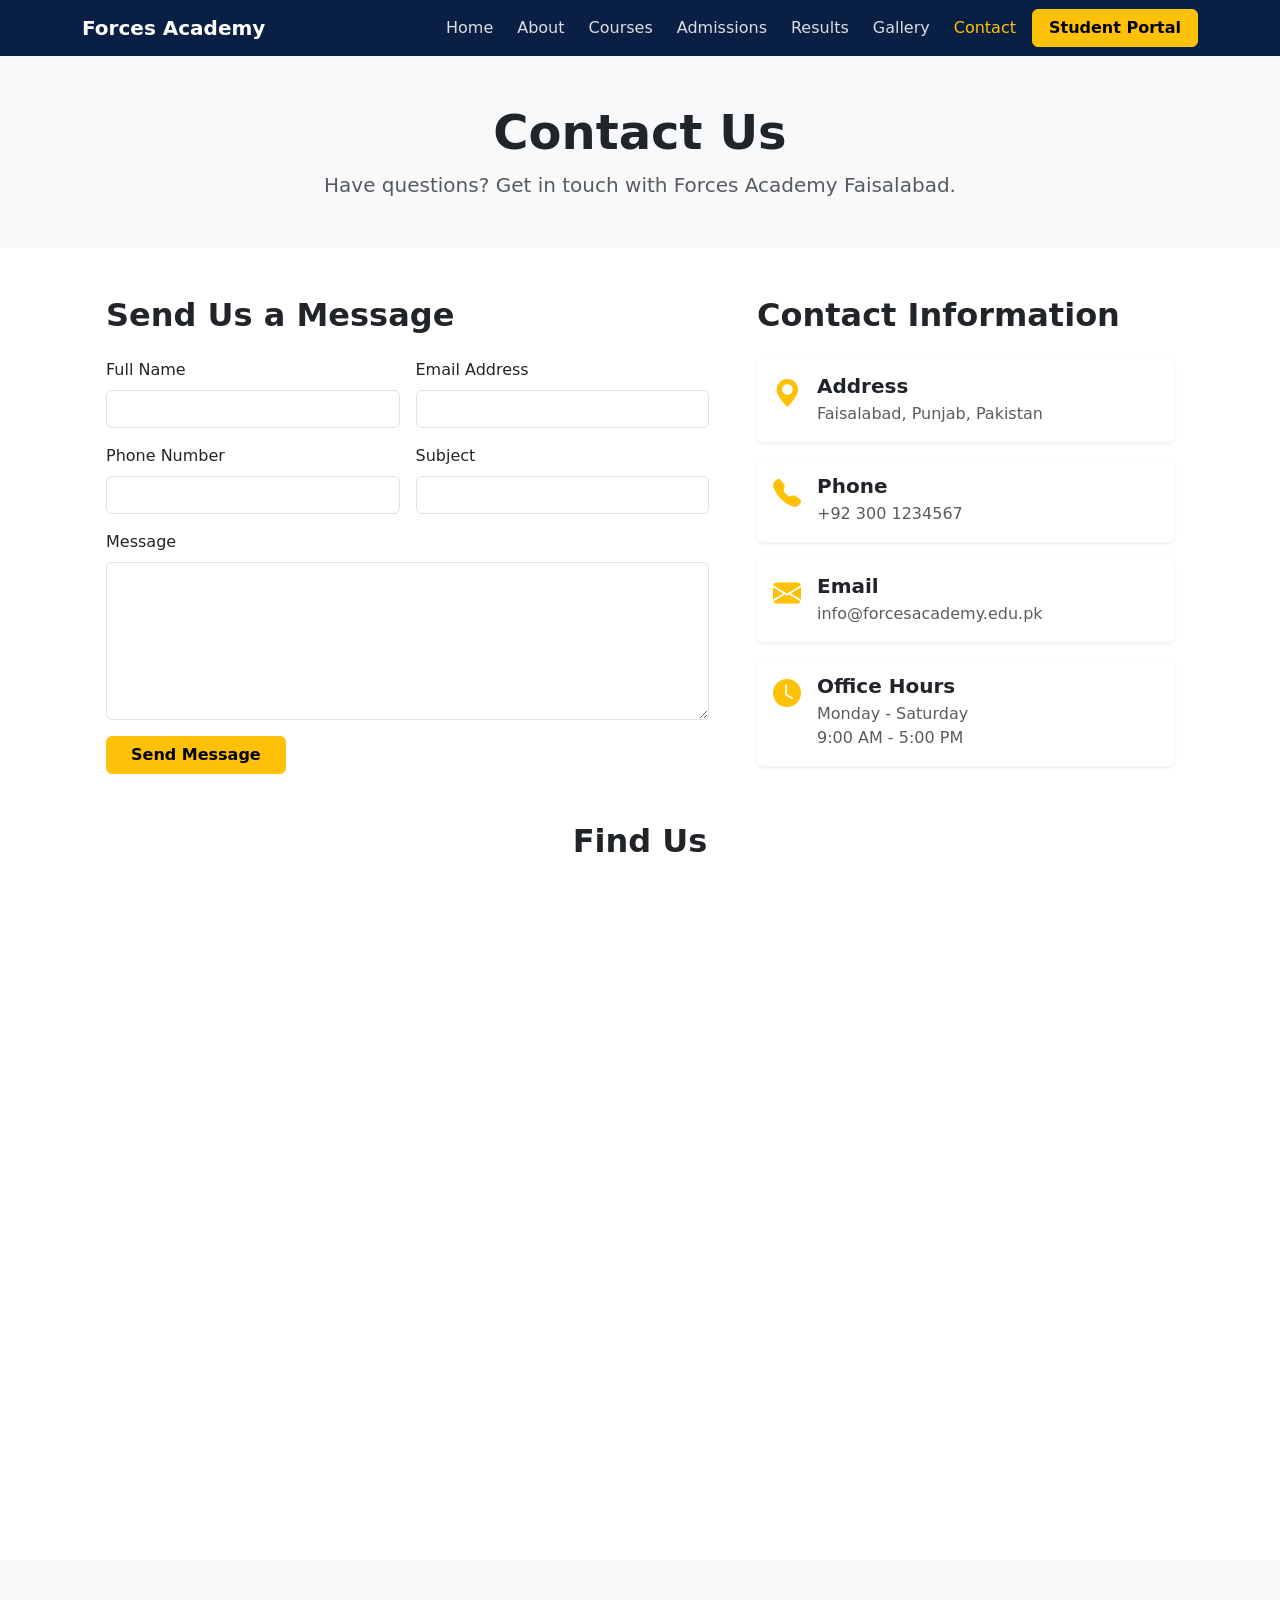
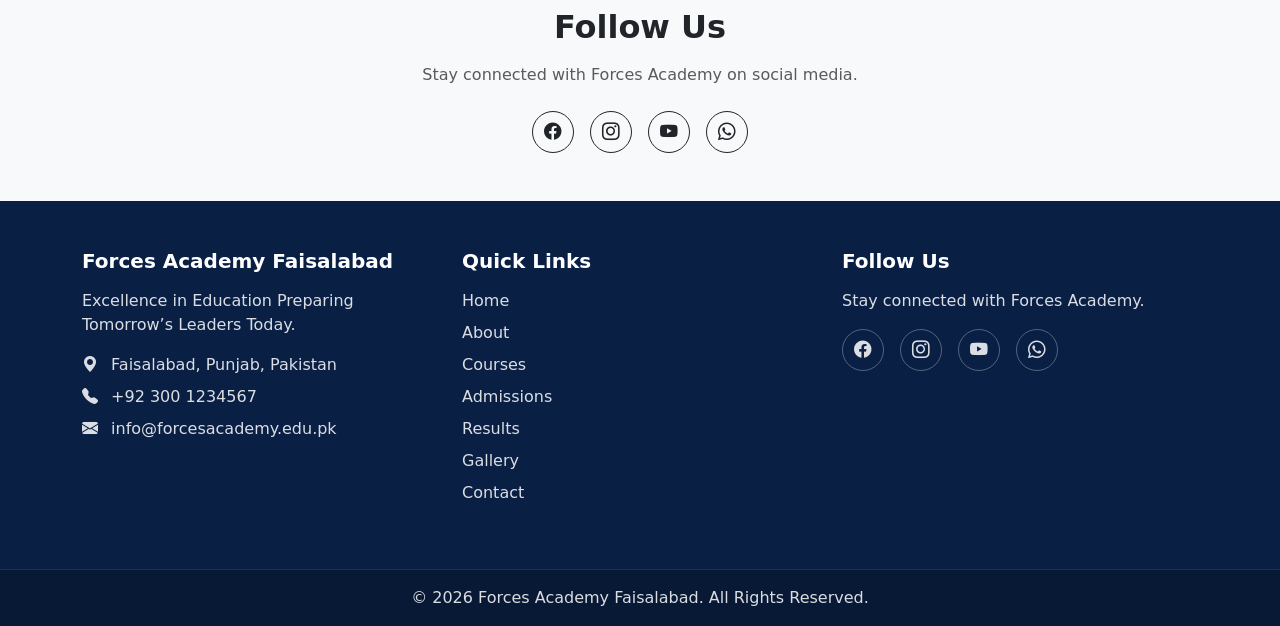
<file: contact.html>
<!DOCTYPE html>
<html lang="en">

<head>
    <meta charset="UTF-8">
    <meta name="viewport" content="width=device-width, initial-scale=1.0">


    <title>Contact - Forces Academy Faisalabad</title>

    <!-- Bootstrap 5 -->
    <link href="https://cdn.jsdelivr.net/npm/bootstrap@5.3.3/dist/css/bootstrap.min.css" rel="stylesheet">

    <!-- Bootstrap Icons -->
    <link rel="stylesheet" href="https://cdn.jsdelivr.net/npm/bootstrap-icons@1.11.3/font/bootstrap-icons.min.css">

    <!-- Custom CSS -->
    <link rel="stylesheet" href="css/style.css">


</head>

<body>


    <!-- NAVIGATION BAR -->
    <nav class="navbar navbar-expand-lg sticky-top" id="mainNav">
        <div class="container">

            <a class="navbar-brand fw-bold" href="index.html">
                Forces Academy
            </a>

            <button class="navbar-toggler" type="button" data-bs-toggle="collapse" data-bs-target="#navMenu"
                aria-controls="navMenu" aria-expanded="false" aria-label="Toggle navigation">
                <span class="navbar-toggler-icon"></span>
            </button>

            <div class="collapse navbar-collapse" id="navMenu">
                <ul class="navbar-nav ms-auto align-items-lg-center gap-lg-2">

                    <li class="nav-item">
                        <a class="nav-link" href="index.html">Home</a>
                    </li>

                    <li class="nav-item">
                        <a class="nav-link" href="about.html">About</a>
                    </li>

                    <li class="nav-item">
                        <a class="nav-link" href="courses.html">Courses</a>
                    </li>

                    <li class="nav-item">
                        <a class="nav-link" href="admissions.html">Admissions</a>
                    </li>

                    <li class="nav-item">
                        <a class="nav-link" href="results.html">Results</a>
                    </li>

                    <li class="nav-item">
                        <a class="nav-link" href="gallery.html">Gallery</a>
                    </li>

                    <li class="nav-item">
                        <a class="nav-link active" aria-current="page" href="contact.html">Contact</a>
                    </li>

                    <li class="nav-item">
                        <a class="btn btn-warning fw-semibold px-3" href="#">
                            Student Portal
                        </a>
                    </li>

                </ul>
            </div>

        </div>
    </nav>


    <!-- PAGE HEADER -->
    <header class="py-5 bg-light">
        <div class="container text-center">

            <h1 class="display-5 fw-bold">
                Contact Us
            </h1>

            <p class="lead text-muted mb-0">
                Have questions? Get in touch with Forces Academy Faisalabad.
            </p>

        </div>
    </header>


    <!-- CONTACT SECTION -->
    <section class="py-5">
        <div class="container">

            <div class="row g-5 mx-0">

                <!-- CONTACT FORM -->
                <div class="col-lg-7">

                    <h2 class="fw-bold mb-4">
                        Send Us a Message
                    </h2>

                    <form id="contactForm" novalidate>

                        <div class="row g-3">

                            <!-- NAME -->
                            <div class="col-md-6">
                                <label for="name" class="form-label">
                                    Full Name
                                </label>

                                <input type="text" class="form-control" id="name" name="name" required>

                                <div class="invalid-feedback">
                                    Please enter your name.
                                </div>
                            </div>


                            <!-- EMAIL -->
                            <div class="col-md-6">
                                <label for="email" class="form-label">
                                    Email Address
                                </label>

                                <input type="email" class="form-control" id="email" name="email" required>

                                <div class="invalid-feedback">
                                    Please enter a valid email address.
                                </div>
                            </div>


                            <!-- PHONE -->
                            <div class="col-md-6">
                                <label for="phone" class="form-label">
                                    Phone Number
                                </label>

                                <input type="tel" class="form-control" id="phone" name="phone" required>

                                <div class="invalid-feedback">
                                    Please enter your phone number.
                                </div>
                            </div>


                            <!-- SUBJECT -->
                            <div class="col-md-6">
                                <label for="subject" class="form-label">
                                    Subject
                                </label>

                                <input type="text" class="form-control" id="subject" name="subject" required>

                                <div class="invalid-feedback">
                                    Please enter a subject.
                                </div>
                            </div>


                            <!-- MESSAGE -->
                            <div class="col-12">
                                <label for="message" class="form-label">
                                    Message
                                </label>

                                <textarea class="form-control" id="message" name="message" rows="6" required></textarea>

                                <div class="invalid-feedback">
                                    Please enter your message.
                                </div>
                            </div>


                            <!-- SUBMIT BUTTON -->
                            <div class="col-12">
                                <button type="submit" class="btn btn-warning fw-semibold px-4">
                                    Send Message
                                </button>
                            </div>

                        </div>

                    </form>

                </div>


                <!-- CONTACT INFORMATION -->
                <div class="col-lg-5">

                    <h2 class="fw-bold mb-4">
                        Contact Information
                    </h2>


                    <!-- ADDRESS -->
                    <div class="card border-0 shadow-sm mb-3">
                        <div class="card-body d-flex align-items-start">

                            <i class="bi bi-geo-alt-fill fs-3 me-3 text-warning"></i>

                            <div>
                                <h5 class="fw-bold mb-1">Address</h5>
                                <p class="text-muted mb-0">
                                    Faisalabad, Punjab, Pakistan
                                </p>
                            </div>

                        </div>
                    </div>


                    <!-- PHONE -->
                    <div class="card border-0 shadow-sm mb-3">
                        <div class="card-body d-flex align-items-start">

                            <i class="bi bi-telephone-fill fs-3 me-3 text-warning"></i>

                            <div>
                                <h5 class="fw-bold mb-1">Phone</h5>
                                <p class="text-muted mb-0">
                                    +92 300 1234567
                                </p>
                            </div>

                        </div>
                    </div>


                    <!-- EMAIL -->
                    <div class="card border-0 shadow-sm mb-3">
                        <div class="card-body d-flex align-items-start">

                            <i class="bi bi-envelope-fill fs-3 me-3 text-warning"></i>

                            <div>
                                <h5 class="fw-bold mb-1">Email</h5>
                                <p class="text-muted mb-0">
                                    info@forcesacademy.edu.pk
                                </p>
                            </div>

                        </div>
                    </div>


                    <!-- OFFICE HOURS -->
                    <div class="card border-0 shadow-sm">
                        <div class="card-body d-flex align-items-start">

                            <i class="bi bi-clock-fill fs-3 me-3 text-warning"></i>

                            <div>
                                <h5 class="fw-bold mb-1">Office Hours</h5>
                                <p class="text-muted mb-0">
                                    Monday - Saturday<br>
                                    9:00 AM - 5:00 PM
                                </p>
                            </div>

                        </div>
                    </div>

                </div>

            </div>

        </div>
    </section>


    <!-- GOOGLE MAP -->
    <section class="pb-5">
        <div class="container">

            <h2 class="fw-bold text-center mb-4">
                Find Us
            </h2>

            <div class="ratio ratio-16x9">
                <iframe
                    src="https://www.google.com/maps?q=Forces%20Academy%20Faisalabad%2C%20Faisalabad%2C%20Pakistan&output=embed"
                    style="border:0;" allowfullscreen="" loading="lazy" referrerpolicy="no-referrer-when-downgrade"
                    title="Map showing Forces Academy Faisalabad">
                </iframe>
            </div>

        </div>
    </section>


    <!-- SOCIAL MEDIA -->
    <section class="py-5 bg-light">
        <div class="container text-center">

            <h2 class="fw-bold mb-3">
                Follow Us
            </h2>

            <p class="text-muted mb-4">
                Stay connected with Forces Academy on social media.
            </p>

            <div class="d-flex justify-content-center gap-3">

                <a href="#" class="social-link text-dark border-dark" aria-label="Facebook">
                    <i class="bi bi-facebook"></i>
                </a>

                <a href="#" class="social-link text-dark border-dark" aria-label="Instagram">
                    <i class="bi bi-instagram"></i>
                </a>

                <a href="#" class="social-link text-dark border-dark" aria-label="YouTube">
                    <i class="bi bi-youtube"></i>
                </a>

                <a href="#" class="social-link text-dark border-dark" aria-label="WhatsApp">
                    <i class="bi bi-whatsapp"></i>
                </a>

            </div>

        </div>
    </section>


    <!-- FOOTER -->
    <footer id="mainFooter">

        <div class="container py-5">

            <div class="row g-4">

                <div class="col-lg-4 col-md-6">

                    <h5 class="fw-bold mb-3">
                        Forces Academy Faisalabad
                    </h5>

                    <p class="mb-3">
                        Excellence in Education Preparing Tomorrow’s Leaders Today.
                    </p>

                    <p class="mb-2">
                        <i class="bi bi-geo-alt-fill me-2"></i>
                        Faisalabad, Punjab, Pakistan
                    </p>

                    <p class="mb-2">
                        <i class="bi bi-telephone-fill me-2"></i>
                        +92 300 1234567
                    </p>

                    <p class="mb-0">
                        <i class="bi bi-envelope-fill me-2"></i>
                        info@forcesacademy.edu.pk
                    </p>

                </div>


                <div class="col-lg-4 col-md-6">

                    <h5 class="fw-bold mb-3">
                        Quick Links
                    </h5>

                    <ul class="list-unstyled">

                        <li class="mb-2">
                            <a href="index.html">Home</a>
                        </li>

                        <li class="mb-2">
                            <a href="about.html">About</a>
                        </li>

                        <li class="mb-2">
                            <a href="courses.html">Courses</a>
                        </li>

                        <li class="mb-2">
                            <a href="admissions.html">Admissions</a>
                        </li>

                        <li class="mb-2">
                            <a href="results.html">Results</a>
                        </li>

                        <li class="mb-2">
                            <a href="gallery.html">Gallery</a>
                        </li>

                        <li>
                            <a href="contact.html">Contact</a>
                        </li>

                    </ul>

                </div>


                <div class="col-lg-4 col-md-6">

                    <h5 class="fw-bold mb-3">
                        Follow Us
                    </h5>

                    <p>
                        Stay connected with Forces Academy.
                    </p>

                    <div class="d-flex gap-3">

                        <a href="#" class="social-link" aria-label="Facebook">
                            <i class="bi bi-facebook"></i>
                        </a>

                        <a href="#" class="social-link" aria-label="Instagram">
                            <i class="bi bi-instagram"></i>
                        </a>

                        <a href="#" class="social-link" aria-label="YouTube">
                            <i class="bi bi-youtube"></i>
                        </a>

                        <a href="#" class="social-link" aria-label="WhatsApp">
                            <i class="bi bi-whatsapp"></i>
                        </a>

                    </div>

                </div>

            </div>

        </div>


        <div class="footer-bottom">

            <div class="container text-center py-3">

                <p class="mb-0">
                    &copy; 2026 Forces Academy Faisalabad. All Rights Reserved.
                </p>

            </div>

        </div>

    </footer>


    <!-- BOOTSTRAP JS -->
    <script src="https://cdn.jsdelivr.net/npm/bootstrap@5.3.3/dist/js/bootstrap.bundle.min.js"></script>

    <!-- CUSTOM JS -->
    <script src="js/main.js"></script>


</body>

</html>
</file>
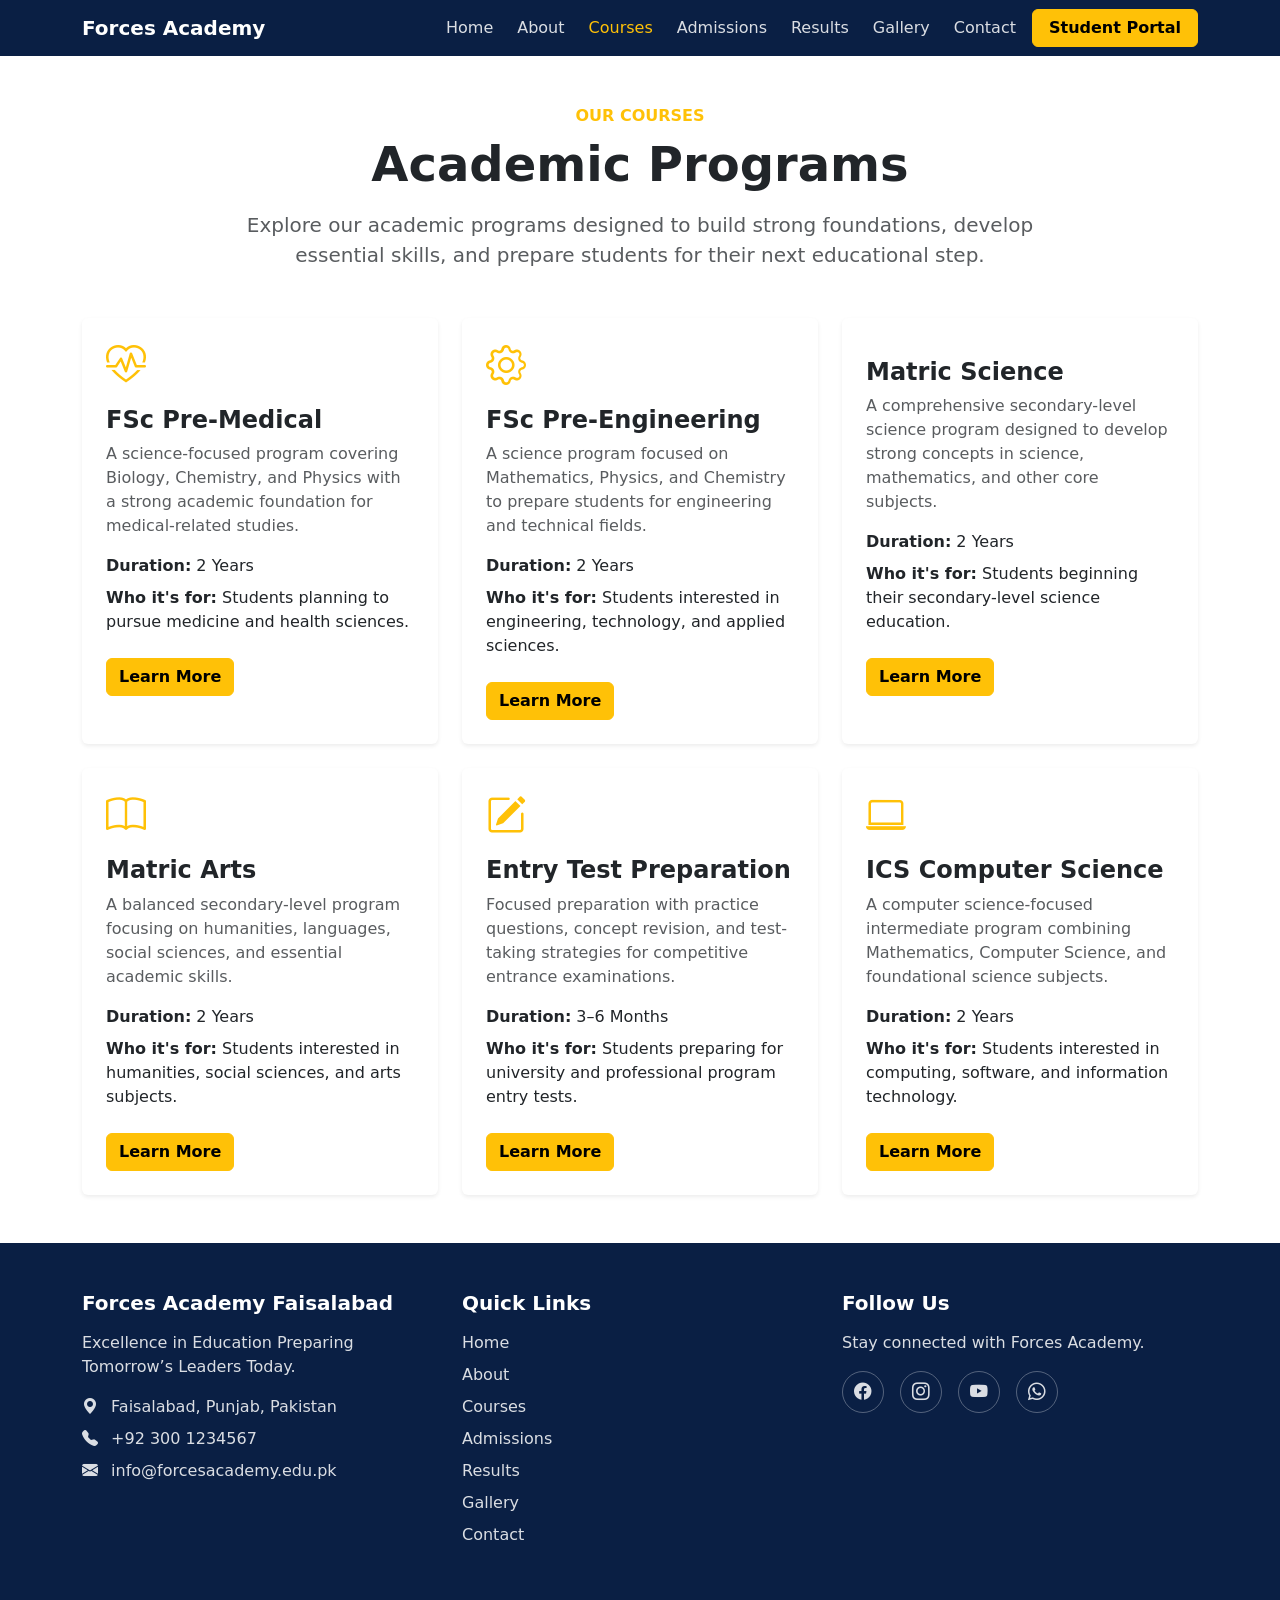
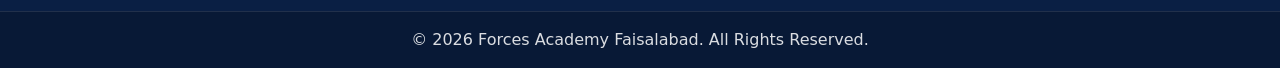
<file: courses.html>
<!DOCTYPE html>
<html lang="en">

<head>
    <meta charset="UTF-8">
    <meta name="viewport" content="width=device-width, initial-scale=1.0">

    <title>Courses - Forces Academy</title>

    <!-- Bootstrap 5 CSS -->
    <link href="https://cdn.jsdelivr.net/npm/bootstrap@5.3.3/dist/css/bootstrap.min.css" rel="stylesheet">

    <!-- Bootstrap Icons -->
    <link rel="stylesheet" href="https://cdn.jsdelivr.net/npm/bootstrap-icons@1.11.3/font/bootstrap-icons.min.css">

    <!-- Custom CSS -->
    <link rel="stylesheet" href="css/style.css">
</head>

<body>

    <!-- Navigation Bar -->
    <nav class="navbar navbar-expand-lg sticky-top" id="mainNav">

        <div class="container">

            <!-- Logo -->
            <a class="navbar-brand fw-bold" href="index.html">
                Forces Academy
            </a>

            <!-- Hamburger Toggle -->
            <button class="navbar-toggler" type="button" data-bs-toggle="collapse" data-bs-target="#navMenu"
                aria-controls="navMenu" aria-expanded="false" aria-label="Toggle navigation">

                <span class="navbar-toggler-icon"></span>

            </button>

            <!-- Navigation Links -->
            <div class="collapse navbar-collapse" id="navMenu">

                <ul class="navbar-nav ms-auto align-items-lg-center gap-lg-2">

                    <li class="nav-item">
                        <a class="nav-link" href="index.html">
                            Home
                        </a>
                    </li>

                    <li class="nav-item">
                        <a class="nav-link" href="about.html">
                            About
                        </a>
                    </li>

                    <li class="nav-item">
                        <a class="nav-link active" href="courses.html">
                            Courses
                        </a>
                    </li>

                    <li class="nav-item">
                        <a class="nav-link" href="admissions.html">
                            Admissions
                        </a>
                    </li>

                    <li class="nav-item">
                        <a class="nav-link" href="results.html">
                            Results
                        </a>
                    </li>

                    <li class="nav-item">
                        <a class="nav-link" href="gallery.html">
                            Gallery
                        </a>
                    </li>

                    <li class="nav-item">
                        <a class="nav-link" href="contact.html">
                            Contact
                        </a>
                    </li>

                    <!-- Student Portal Button -->
                    <li class="nav-item">
                        <a class="btn btn-warning fw-semibold px-3" href="#">
                            Student Portal
                        </a>
                    </li>

                </ul>

            </div>

        </div>

    </nav>


    <!-- Courses Page Content -->

    <section class="py-5">

        <div class="container">

            <!-- Page Heading -->
            <div class="text-center mb-5">

                <span class="text-warning fw-semibold text-uppercase">
                    Our Courses
                </span>

                <h1 class="display-5 fw-bold mt-2 mb-3">
                    Academic Programs
                </h1>

                <p class="lead text-muted mx-auto" style="max-width: 800px;">
                    Explore our academic programs designed to build strong
                    foundations, develop essential skills, and prepare students
                    for their next educational step.
                </p>

            </div>


            <!-- Course Cards -->

            <div class="row g-4">


                <!-- Course 1: FSc Pre-Medical -->
                <div class="col-md-6 col-lg-4">

                    <div class="card h-100 border-0 shadow-sm">

                        <div class="card-body p-4">

                            <div class="display-6 text-warning mb-3">
                                <i class="bi bi-heart-pulse"></i>
                            </div>

                            <h4 class="card-title fw-bold">
                                FSc Pre-Medical
                            </h4>

                            <p class="card-text text-muted">
                                A science-focused program covering Biology,
                                Chemistry, and Physics with a strong academic
                                foundation for medical-related studies.
                            </p>

                            <p class="mb-2">
                                <strong>Duration:</strong> 2 Years
                            </p>

                            <p class="mb-4">
                                <strong>Who it's for:</strong> Students planning
                                to pursue medicine and health sciences.
                            </p>

                            <a href="#" class="btn btn-warning fw-semibold">
                                Learn More
                            </a>

                        </div>

                    </div>

                </div>


                <!-- Course 2: FSc Pre-Engineering -->
                <div class="col-md-6 col-lg-4">

                    <div class="card h-100 border-0 shadow-sm">

                        <div class="card-body p-4">

                            <div class="display-6 text-warning mb-3">
                                <i class="bi bi-gear"></i>
                            </div>

                            <h4 class="card-title fw-bold">
                                FSc Pre-Engineering
                            </h4>

                            <p class="card-text text-muted">
                                A science program focused on Mathematics,
                                Physics, and Chemistry to prepare students
                                for engineering and technical fields.
                            </p>

                            <p class="mb-2">
                                <strong>Duration:</strong> 2 Years
                            </p>

                            <p class="mb-4">
                                <strong>Who it's for:</strong> Students interested
                                in engineering, technology, and applied sciences.
                            </p>

                            <a href="#" class="btn btn-warning fw-semibold">
                                Learn More
                            </a>

                        </div>

                    </div>

                </div>


                <!-- Course 3: Matric Science -->
                <div class="col-md-6 col-lg-4">

                    <div class="card h-100 border-0 shadow-sm">

                        <div class="card-body p-4">

                            <div class="display-6 text-warning mb-3">
                                <i class="bi bi-flask"></i>
                            </div>

                            <h4 class="card-title fw-bold">
                                Matric Science
                            </h4>

                            <p class="card-text text-muted">
                                A comprehensive secondary-level science program
                                designed to develop strong concepts in science,
                                mathematics, and other core subjects.
                            </p>

                            <p class="mb-2">
                                <strong>Duration:</strong> 2 Years
                            </p>

                            <p class="mb-4">
                                <strong>Who it's for:</strong> Students beginning
                                their secondary-level science education.
                            </p>

                            <a href="#" class="btn btn-warning fw-semibold">
                                Learn More
                            </a>

                        </div>

                    </div>

                </div>


                <!-- Course 4: Matric Arts -->
                <div class="col-md-6 col-lg-4">

                    <div class="card h-100 border-0 shadow-sm">

                        <div class="card-body p-4">

                            <div class="display-6 text-warning mb-3">
                                <i class="bi bi-book"></i>
                            </div>

                            <h4 class="card-title fw-bold">
                                Matric Arts
                            </h4>

                            <p class="card-text text-muted">
                                A balanced secondary-level program focusing on
                                humanities, languages, social sciences, and
                                essential academic skills.
                            </p>

                            <p class="mb-2">
                                <strong>Duration:</strong> 2 Years
                            </p>

                            <p class="mb-4">
                                <strong>Who it's for:</strong> Students interested
                                in humanities, social sciences, and arts subjects.
                            </p>

                            <a href="#" class="btn btn-warning fw-semibold">
                                Learn More
                            </a>

                        </div>

                    </div>

                </div>


                <!-- Course 5: Entry Test Preparation -->
                <div class="col-md-6 col-lg-4">

                    <div class="card h-100 border-0 shadow-sm">

                        <div class="card-body p-4">

                            <div class="display-6 text-warning mb-3">
                                <i class="bi bi-pencil-square"></i>
                            </div>

                            <h4 class="card-title fw-bold">
                                Entry Test Preparation
                            </h4>

                            <p class="card-text text-muted">
                                Focused preparation with practice questions,
                                concept revision, and test-taking strategies
                                for competitive entrance examinations.
                            </p>

                            <p class="mb-2">
                                <strong>Duration:</strong> 3–6 Months
                            </p>

                            <p class="mb-4">
                                <strong>Who it's for:</strong> Students preparing
                                for university and professional program entry tests.
                            </p>

                            <a href="#" class="btn btn-warning fw-semibold">
                                Learn More
                            </a>

                        </div>

                    </div>

                </div>


                <!-- Course 6: ICS Computer Science -->
                <div class="col-md-6 col-lg-4">

                    <div class="card h-100 border-0 shadow-sm">

                        <div class="card-body p-4">

                            <div class="display-6 text-warning mb-3">
                                <i class="bi bi-laptop"></i>
                            </div>

                            <h4 class="card-title fw-bold">
                                ICS Computer Science
                            </h4>

                            <p class="card-text text-muted">
                                A computer science-focused intermediate program
                                combining Mathematics, Computer Science, and
                                foundational science subjects.
                            </p>

                            <p class="mb-2">
                                <strong>Duration:</strong> 2 Years
                            </p>

                            <p class="mb-4">
                                <strong>Who it's for:</strong> Students interested
                                in computing, software, and information technology.
                            </p>

                            <a href="#" class="btn btn-warning fw-semibold">
                                Learn More
                            </a>

                        </div>

                    </div>

                </div>


            </div>

        </div>

    </section>


    <!-- Footer -->
    <footer id="mainFooter">

        <div class="container py-5">

            <div class="row g-4">

                <!-- Academy Information -->
                <div class="col-lg-4 col-md-6">

                    <h5 class="fw-bold mb-3">
                        Forces Academy Faisalabad
                    </h5>

                    <p class="mb-3">
                        Excellence in Education Preparing Tomorrow’s Leaders Today.
                    </p>

                    <p class="mb-2">
                        <i class="bi bi-geo-alt-fill me-2"></i>
                        Faisalabad, Punjab, Pakistan
                    </p>

                    <p class="mb-2">
                        <i class="bi bi-telephone-fill me-2"></i>
                        +92 300 1234567
                    </p>

                    <p class="mb-0">
                        <i class="bi bi-envelope-fill me-2"></i>
                        info@forcesacademy.edu.pk
                    </p>

                </div>


                <!-- Quick Links -->
                <div class="col-lg-4 col-md-6">

                    <h5 class="fw-bold mb-3">
                        Quick Links
                    </h5>

                    <ul class="list-unstyled">

                        <li class="mb-2">
                            <a href="index.html">Home</a>
                        </li>

                        <li class="mb-2">
                            <a href="about.html">About</a>
                        </li>

                        <li class="mb-2">
                            <a href="courses.html">Courses</a>
                        </li>

                        <li class="mb-2">
                            <a href="admissions.html">Admissions</a>
                        </li>

                        <li class="mb-2">
                            <a href="results.html">Results</a>
                        </li>

                        <li class="mb-2">
                            <a href="gallery.html">Gallery</a>
                        </li>

                        <li>
                            <a href="contact.html">Contact</a>
                        </li>

                    </ul>

                </div>


                <!-- Social Media -->
                <div class="col-lg-4 col-md-6">

                    <h5 class="fw-bold mb-3">
                        Follow Us
                    </h5>

                    <p>
                        Stay connected with Forces Academy.
                    </p>

                    <div class="d-flex gap-3">

                        <a href="#" class="social-link" aria-label="Facebook">
                            <i class="bi bi-facebook"></i>
                        </a>

                        <a href="#" class="social-link" aria-label="Instagram">
                            <i class="bi bi-instagram"></i>
                        </a>

                        <a href="#" class="social-link" aria-label="YouTube">
                            <i class="bi bi-youtube"></i>
                        </a>

                        <a href="#" class="social-link" aria-label="WhatsApp">
                            <i class="bi bi-whatsapp"></i>
                        </a>

                    </div>

                </div>

            </div>

        </div>


        <!-- Copyright -->
        <div class="footer-bottom">

            <div class="container text-center py-3">

                <p class="mb-0">
                    &copy; 2026 Forces Academy Faisalabad. All Rights Reserved.
                </p>

            </div>

        </div>

    </footer>


    <!-- Bootstrap 5 JavaScript -->
    <script src="https://cdn.jsdelivr.net/npm/bootstrap@5.3.3/dist/js/bootstrap.bundle.min.js"></script>

    <!-- Custom JavaScript -->
    <script src="js/main.js"></script>

</body>

</html>
</file>
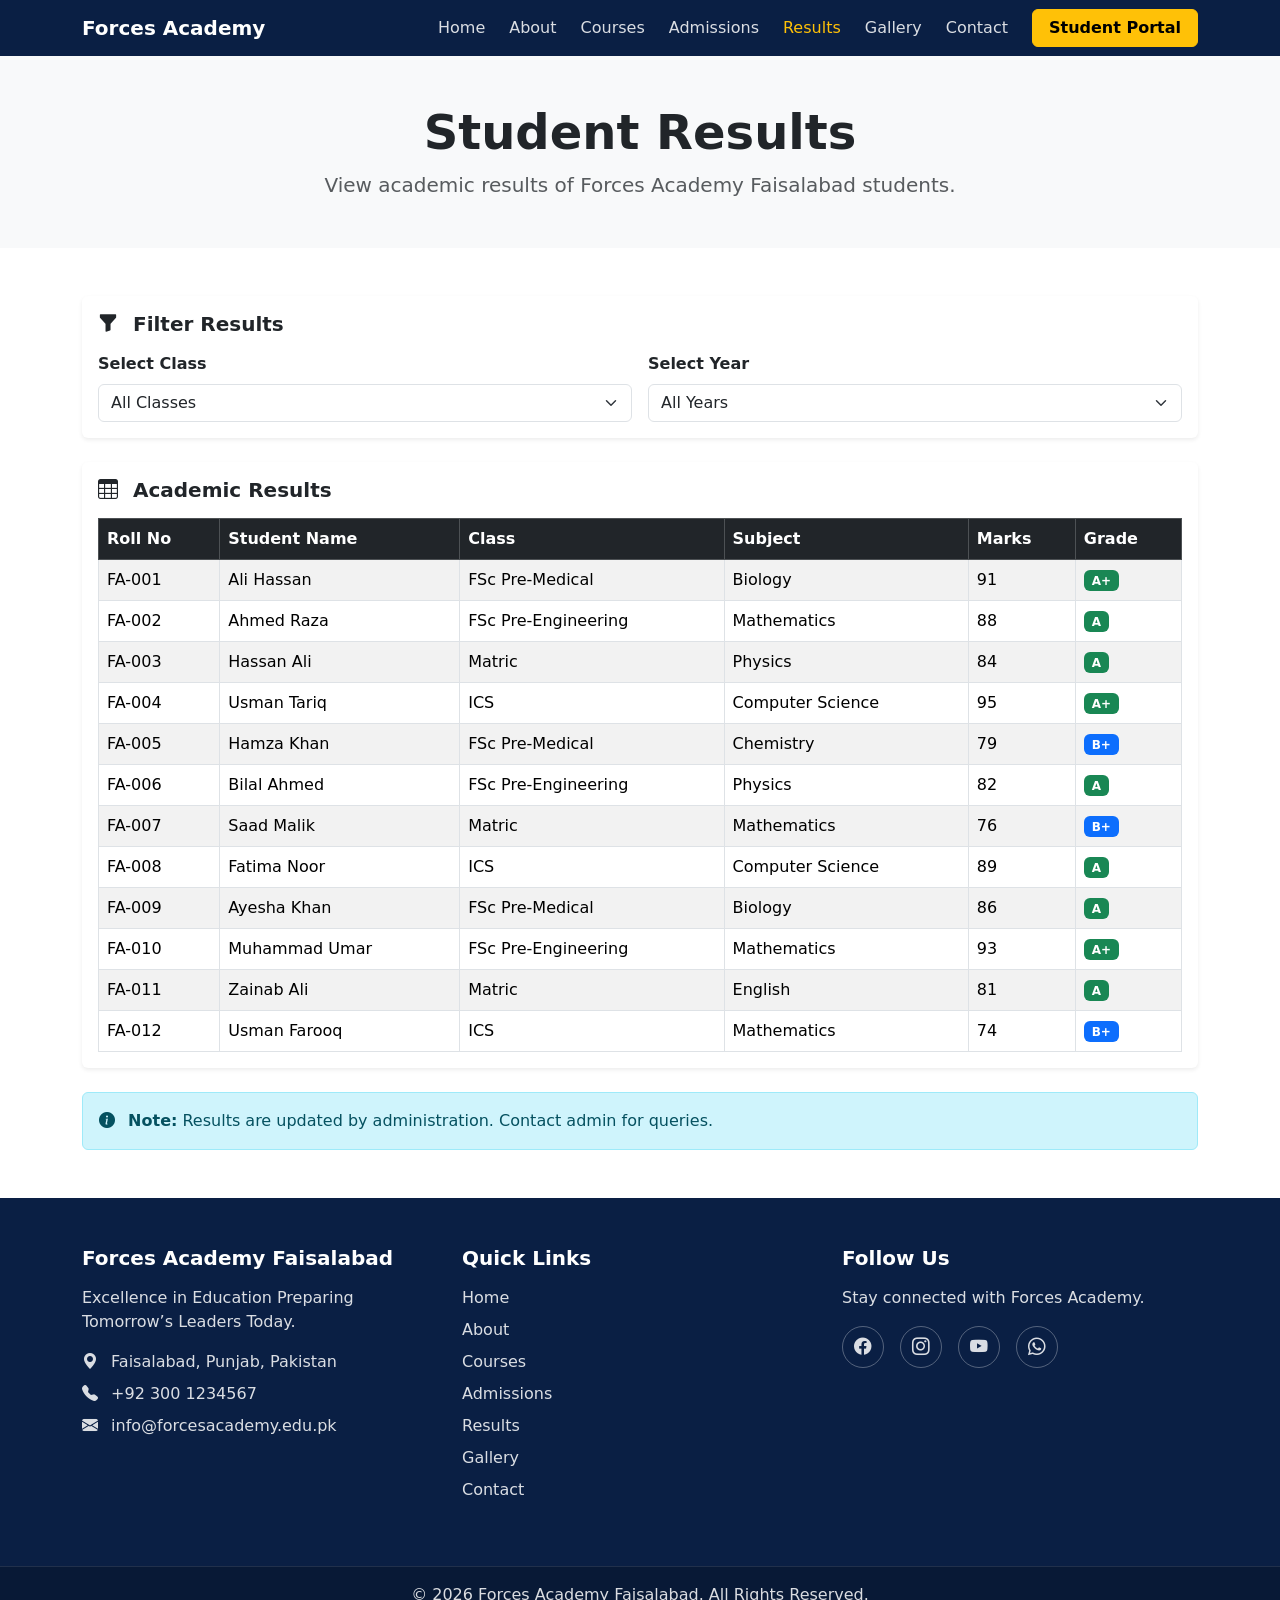
<file: results.html>
<!DOCTYPE html>
<html lang="en">

<head>
    <meta charset="UTF-8">
    <meta name="viewport" content="width=device-width, initial-scale=1.0">
    <title>Results - Forces Academy Faisalabad</title>

    <!-- Bootstrap 5.3.3 -->
    <link href="https://cdn.jsdelivr.net/npm/bootstrap@5.3.3/dist/css/bootstrap.min.css" rel="stylesheet">

    <!-- Bootstrap Icons -->
    <link rel="stylesheet" href="https://cdn.jsdelivr.net/npm/bootstrap-icons@1.11.3/font/bootstrap-icons.min.css">

    <!-- Custom CSS -->
    <link rel="stylesheet" href="css/style.css">
</head>

<body>

    <!-- NAVIGATION BAR -->
    <nav class="navbar navbar-expand-lg sticky-top" id="mainNav">
        <div class="container">

            <a class="navbar-brand fw-bold" href="index.html">
                Forces Academy
            </a>

            <button class="navbar-toggler" type="button" data-bs-toggle="collapse" data-bs-target="#navMenu"
                aria-controls="navMenu" aria-expanded="false" aria-label="Toggle navigation">

                <span class="navbar-toggler-icon"></span>
            </button>

            <div class="collapse navbar-collapse" id="navMenu">

                <ul class="navbar-nav ms-auto align-items-lg-center gap-lg-2">

                    <li class="nav-item">
                        <a class="nav-link" href="index.html">Home</a>
                    </li>

                    <li class="nav-item">
                        <a class="nav-link" href="about.html">About</a>
                    </li>

                    <li class="nav-item">
                        <a class="nav-link" href="courses.html">Courses</a>
                    </li>

                    <li class="nav-item">
                        <a class="nav-link" href="admissions.html">Admissions</a>
                    </li>

                    <li class="nav-item">
                        <a class="nav-link active" aria-current="page" href="results.html">Results</a>
                    </li>

                    <li class="nav-item">
                        <a class="nav-link" href="gallery.html">Gallery</a>
                    </li>

                    <li class="nav-item">
                        <a class="nav-link" href="contact.html">Contact</a>
                    </li>

                    <li class="nav-item ms-lg-2">
                        <a class="btn btn-warning fw-semibold px-3" href="#">
                            Student Portal
                        </a>
                    </li>

                </ul>

            </div>
        </div>
    </nav>


    <!-- PAGE HEADER -->
    <section class="py-5 bg-light">
        <div class="container text-center">

            <h1 class="display-5 fw-bold">Student Results</h1>

            <p class="lead text-muted mb-0">
                View academic results of Forces Academy Faisalabad students.
            </p>

        </div>
    </section>


    <!-- RESULTS SECTION -->
    <section class="py-5">
        <div class="container">

            <!-- FILTER BAR -->
            <div class="card shadow-sm border-0 mb-4">

                <div class="card-body">

                    <h5 class="fw-bold mb-3">
                        <i class="bi bi-funnel-fill me-2"></i>
                        Filter Results
                    </h5>

                    <div class="row g-3">

                        <div class="col-md-6">

                            <label for="classFilter" class="form-label fw-semibold">
                                Select Class
                            </label>

                            <select class="form-select" id="classFilter">
                                <option selected>All Classes</option>
                                <option>Matric</option>
                                <option>FSc Pre-Medical</option>
                                <option>FSc Pre-Engineering</option>
                                <option>ICS</option>
                            </select>

                        </div>

                        <div class="col-md-6">

                            <label for="yearFilter" class="form-label fw-semibold">
                                Select Year
                            </label>

                            <select class="form-select" id="yearFilter">
                                <option selected>All Years</option>
                                <option>2026</option>
                                <option>2025</option>
                                <option>2024</option>
                            </select>

                        </div>

                    </div>

                </div>

            </div>


            <!-- RESULTS TABLE -->
            <div class="card shadow-sm border-0">

                <div class="card-body">

                    <h5 class="fw-bold mb-3">
                        <i class="bi bi-table me-2"></i>
                        Academic Results
                    </h5>

                    <div class="table-responsive">

                        <table class="table table-striped table-hover table-bordered align-middle mb-0">

                            <thead class="table-dark">
                                <tr>
                                    <th scope="col">Roll No</th>
                                    <th scope="col">Student Name</th>
                                    <th scope="col">Class</th>
                                    <th scope="col">Subject</th>
                                    <th scope="col">Marks</th>
                                    <th scope="col">Grade</th>
                                </tr>
                            </thead>

                            <tbody>

                                <tr>
                                    <td>FA-001</td>
                                    <td>Ali Hassan</td>
                                    <td>FSc Pre-Medical</td>
                                    <td>Biology</td>
                                    <td>91</td>
                                    <td><span class="badge text-bg-success">A+</span></td>
                                </tr>

                                <tr>
                                    <td>FA-002</td>
                                    <td>Ahmed Raza</td>
                                    <td>FSc Pre-Engineering</td>
                                    <td>Mathematics</td>
                                    <td>88</td>
                                    <td><span class="badge text-bg-success">A</span></td>
                                </tr>

                                <tr>
                                    <td>FA-003</td>
                                    <td>Hassan Ali</td>
                                    <td>Matric</td>
                                    <td>Physics</td>
                                    <td>84</td>
                                    <td><span class="badge text-bg-success">A</span></td>
                                </tr>

                                <tr>
                                    <td>FA-004</td>
                                    <td>Usman Tariq</td>
                                    <td>ICS</td>
                                    <td>Computer Science</td>
                                    <td>95</td>
                                    <td><span class="badge text-bg-success">A+</span></td>
                                </tr>

                                <tr>
                                    <td>FA-005</td>
                                    <td>Hamza Khan</td>
                                    <td>FSc Pre-Medical</td>
                                    <td>Chemistry</td>
                                    <td>79</td>
                                    <td><span class="badge text-bg-primary">B+</span></td>
                                </tr>

                                <tr>
                                    <td>FA-006</td>
                                    <td>Bilal Ahmed</td>
                                    <td>FSc Pre-Engineering</td>
                                    <td>Physics</td>
                                    <td>82</td>
                                    <td><span class="badge text-bg-success">A</span></td>
                                </tr>

                                <tr>
                                    <td>FA-007</td>
                                    <td>Saad Malik</td>
                                    <td>Matric</td>
                                    <td>Mathematics</td>
                                    <td>76</td>
                                    <td><span class="badge text-bg-primary">B+</span></td>
                                </tr>

                                <tr>
                                    <td>FA-008</td>
                                    <td>Fatima Noor</td>
                                    <td>ICS</td>
                                    <td>Computer Science</td>
                                    <td>89</td>
                                    <td><span class="badge text-bg-success">A</span></td>
                                </tr>

                                <tr>
                                    <td>FA-009</td>
                                    <td>Ayesha Khan</td>
                                    <td>FSc Pre-Medical</td>
                                    <td>Biology</td>
                                    <td>86</td>
                                    <td><span class="badge text-bg-success">A</span></td>
                                </tr>

                                <tr>
                                    <td>FA-010</td>
                                    <td>Muhammad Umar</td>
                                    <td>FSc Pre-Engineering</td>
                                    <td>Mathematics</td>
                                    <td>93</td>
                                    <td><span class="badge text-bg-success">A+</span></td>
                                </tr>

                                <tr>
                                    <td>FA-011</td>
                                    <td>Zainab Ali</td>
                                    <td>Matric</td>
                                    <td>English</td>
                                    <td>81</td>
                                    <td><span class="badge text-bg-success">A</span></td>
                                </tr>

                                <tr>
                                    <td>FA-012</td>
                                    <td>Usman Farooq</td>
                                    <td>ICS</td>
                                    <td>Mathematics</td>
                                    <td>74</td>
                                    <td><span class="badge text-bg-primary">B+</span></td>
                                </tr>

                            </tbody>

                        </table>

                    </div>

                </div>

            </div>


            <!-- RESULTS NOTE -->
            <div class="alert alert-info mt-4 mb-0" role="alert">

                <i class="bi bi-info-circle-fill me-2"></i>

                <strong>Note:</strong>
                Results are updated by administration. Contact admin for queries.

            </div>

        </div>
    </section>


    <!-- FOOTER -->
    <footer id="mainFooter">

        <div class="container py-5">

            <div class="row g-4">

                <div class="col-lg-4 col-md-6">

                    <h5 class="fw-bold mb-3">
                        Forces Academy Faisalabad
                    </h5>

                    <p class="mb-3">
                        Excellence in Education Preparing Tomorrow’s Leaders Today.
                    </p>

                    <p class="mb-2">
                        <i class="bi bi-geo-alt-fill me-2"></i>
                        Faisalabad, Punjab, Pakistan
                    </p>

                    <p class="mb-2">
                        <i class="bi bi-telephone-fill me-2"></i>
                        +92 300 1234567
                    </p>

                    <p class="mb-0">
                        <i class="bi bi-envelope-fill me-2"></i>
                        info@forcesacademy.edu.pk
                    </p>

                </div>


                <div class="col-lg-4 col-md-6">

                    <h5 class="fw-bold mb-3">
                        Quick Links
                    </h5>

                    <ul class="list-unstyled">

                        <li class="mb-2">
                            <a href="index.html">Home</a>
                        </li>

                        <li class="mb-2">
                            <a href="about.html">About</a>
                        </li>

                        <li class="mb-2">
                            <a href="courses.html">Courses</a>
                        </li>

                        <li class="mb-2">
                            <a href="admissions.html">Admissions</a>
                        </li>

                        <li class="mb-2">
                            <a href="results.html">Results</a>
                        </li>

                        <li class="mb-2">
                            <a href="gallery.html">Gallery</a>
                        </li>

                        <li>
                            <a href="contact.html">Contact</a>
                        </li>

                    </ul>

                </div>


                <div class="col-lg-4 col-md-6">

                    <h5 class="fw-bold mb-3">
                        Follow Us
                    </h5>

                    <p>
                        Stay connected with Forces Academy.
                    </p>

                    <div class="d-flex gap-3">

                        <a href="#" class="social-link" aria-label="Facebook">
                            <i class="bi bi-facebook"></i>
                        </a>

                        <a href="#" class="social-link" aria-label="Instagram">
                            <i class="bi bi-instagram"></i>
                        </a>

                        <a href="#" class="social-link" aria-label="YouTube">
                            <i class="bi bi-youtube"></i>
                        </a>

                        <a href="#" class="social-link" aria-label="WhatsApp">
                            <i class="bi bi-whatsapp"></i>
                        </a>

                    </div>

                </div>

            </div>

        </div>


        <div class="footer-bottom">

            <div class="container text-center py-3">

                <p class="mb-0">
                    &copy; 2026 Forces Academy Faisalabad. All Rights Reserved.
                </p>

            </div>

        </div>

    </footer>


    <!-- Bootstrap JavaScript -->
    <script src="https://cdn.jsdelivr.net/npm/bootstrap@5.3.3/dist/js/bootstrap.bundle.min.js"></script>

    <!-- Custom JavaScript -->
    <script src="js/main.js"></script>

</body>

</html>
</file>
<file: css/style.css>
/* FORCES ACADEMY - CUSTOM STYLES */


/* STICKY FOOTER LAYOUT */

body {
    min-height: 100vh;
    display: flex;
    flex-direction: column;
}

/* SMOOTH SCROLL */

html {
    scroll-behavior: smooth;
}

/* NAVIGATION BAR */

#mainNav {
    background-color: #0a1f44;
}

#mainNav .navbar-brand {
    color: #ffffff;
}

#mainNav .nav-link {
    color: rgba(255, 255, 255, 0.85);
    transition: color 0.2s ease;
}

#mainNav .nav-link:hover,
#mainNav .nav-link.active {
    color: #ffc107;
}

#mainNav .navbar-toggler {
    border-color: rgba(255, 255, 255, 0.3);
}

#mainNav .navbar-toggler:focus {
    box-shadow: none;
}

#mainNav .navbar-toggler-icon {
    filter: brightness(0) invert(1);
}


/* HERO SECTION */

#hero {
    background: linear-gradient(135deg, #0a1f44 0%, #1a4a6b 100%);
    background-size: cover;
    background-position: center;
    min-height: 90vh;
}

.hero-overlay {
    background: rgba(0, 20, 60, 0.65);
    min-height: 90vh;
    display: flex;
    align-items: center;
}


/* HERO BUTTONS */

#hero .btn-warning {
    transition: all 0.2s ease;
}

#hero .btn-warning:hover {
    transform: translateY(-2px);
}

#hero .btn-outline-light {
    transition: all 0.2s ease;
}

#hero .btn-outline-light:hover {
    transform: translateY(-2px);
}


/* RESPONSIVE HERO */

@media (max-width: 767.98px) {

    #hero {
        min-height: 85vh;
    }

    .hero-overlay {
        min-height: 85vh;
        padding: 60px 0;
    }

    #hero h1 {
        font-size: 2.5rem;
    }

    #hero .lead {
        font-size: 1rem;
    }

    #hero .btn {
        width: 100%;
    }
}


/* STATS SECTION */

#stats {
    background-color: #f8f9fa;
}

.stats-card {
    background-color: #ffffff;
    border: 1px solid #e9ecef;
    border-radius: 12px;
    transition: transform 0.2s ease, box-shadow 0.2s ease;
}

.stats-card:hover {
    transform: translateY(-5px);
    box-shadow: 0 8px 20px rgba(0, 0, 0, 0.08);
}

.stats-card h2 {
    color: #0a1f44;
}

.stats-card p {
    color: #495057;
    font-weight: 500;
}



/* TESTIMONIALS */

.testimonial-avatar {
    width: 90px;
    height: 90px;
    border-radius: 50%;
    background-color: #e9ecef;
    display: flex;
    align-items: center;
    justify-content: center;
    font-size: 2.5rem;
    color: #6c757d;
}

/* TESTIMONIAL CAROUSEL CONTROLS */

#testimonialCarousel .carousel-control-prev,
#testimonialCarousel .carousel-control-next {
    width: 8%;
}

#testimonialCarousel .carousel-control-prev-icon,
#testimonialCarousel .carousel-control-next-icon {
    background-color: #0a1f44;
    border-radius: 50%;
    width: 45px;
    height: 45px;
    background-size: 55%;
}


/* FOOTER */

#mainFooter {
    margin-top: auto;
    background-color: #0a1f44;
    color: rgba(255, 255, 255, 0.85);
}

#mainFooter h5 {
    color: #ffffff;
}

#mainFooter a {
    color: rgba(255, 255, 255, 0.85);
    text-decoration: none;
    transition: color 0.2s ease;
}

#mainFooter a:hover {
    color: #ffc107;
}

.social-link {
    display: inline-flex;
    align-items: center;
    justify-content: center;
    width: 42px;
    height: 42px;
    border: 1px solid rgba(255, 255, 255, 0.3);
    border-radius: 50%;
    font-size: 1.1rem;
}

.social-link:hover {
    border-color: #ffc107;
    color: #ffc107 !important;
}

.footer-bottom {
    background-color: rgba(0, 0, 0, 0.2);
    border-top: 1px solid rgba(255, 255, 255, 0.1);
}

/* BACK TO TOP BUTTON */

#backToTop {
    position: fixed;
    right: 25px;
    bottom: 25px;
    width: 45px;
    height: 45px;
    border-radius: 50%;
    display: none;
    align-items: center;
    justify-content: center;
    z-index: 1000;
    box-shadow: 0 4px 10px rgba(0, 0, 0, 0.15);
}

#backToTop:hover {
    transform: translateY(-3px);
}
</file>
